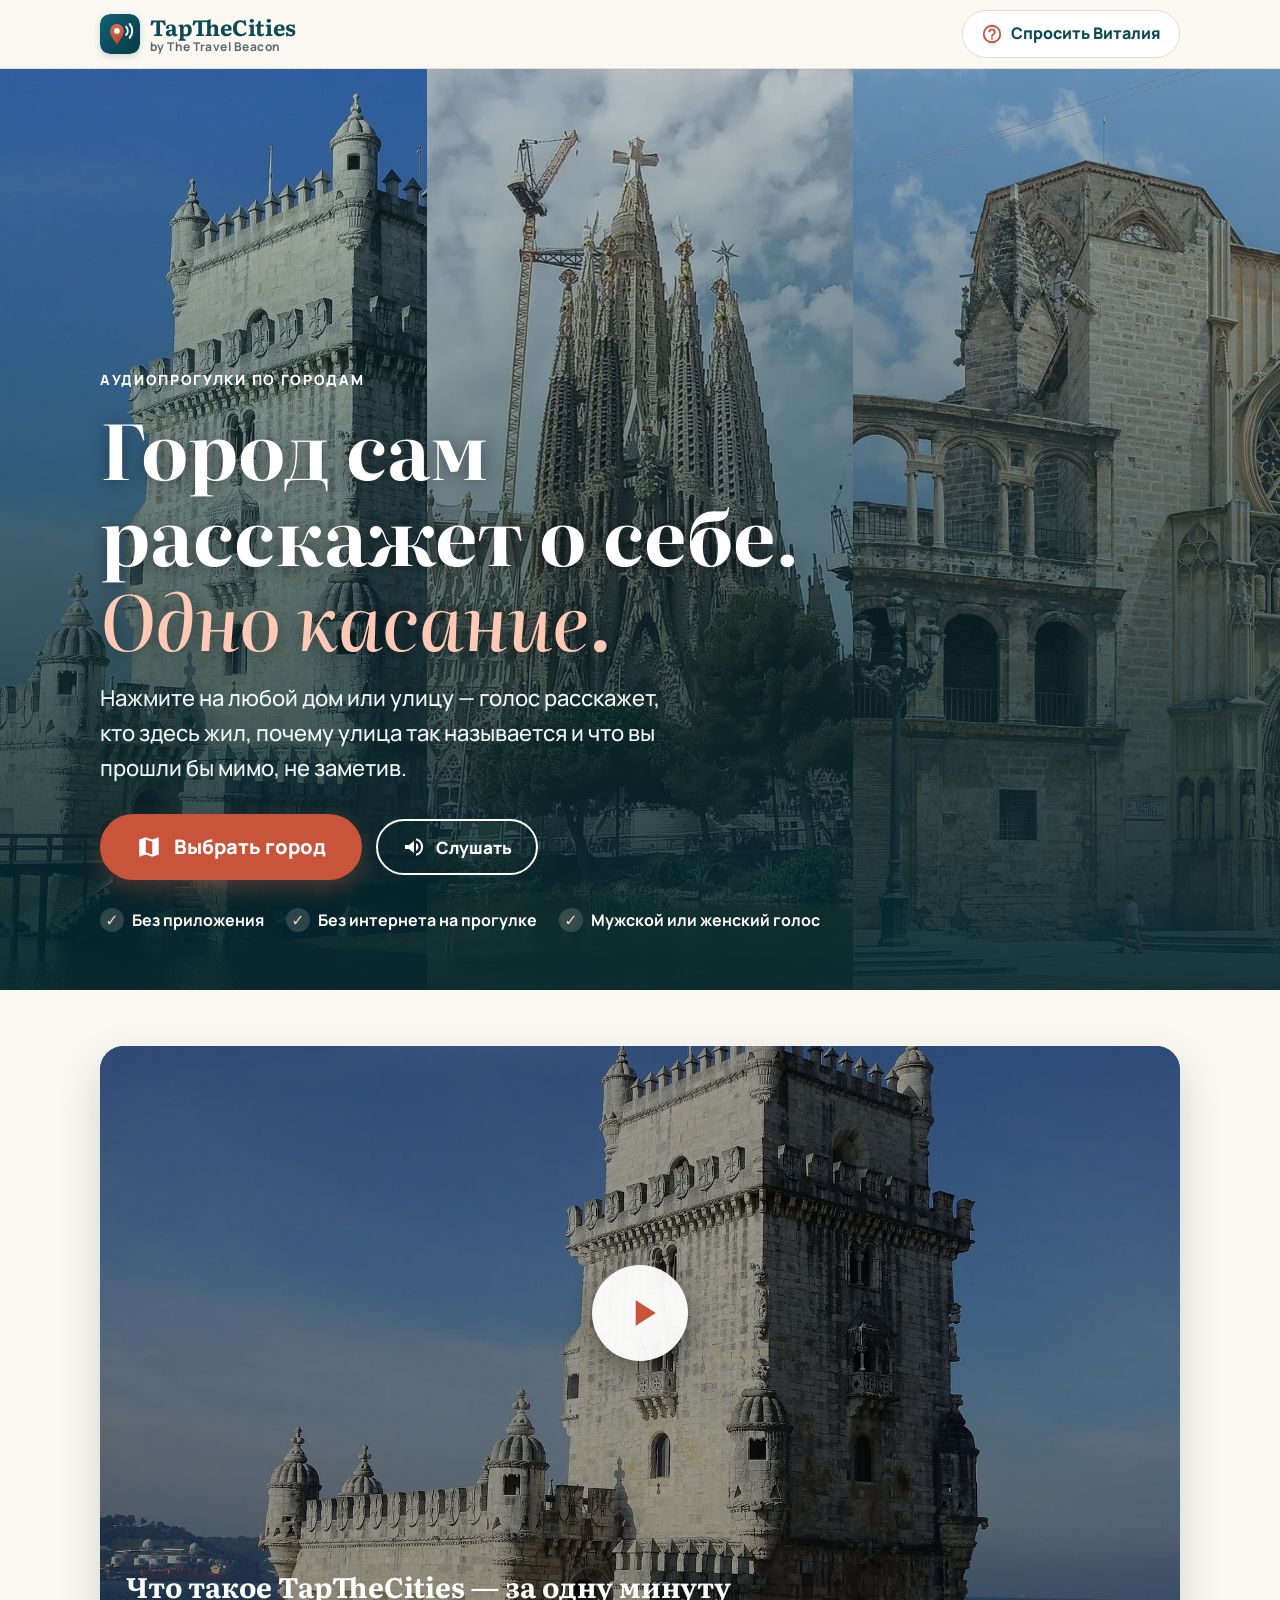
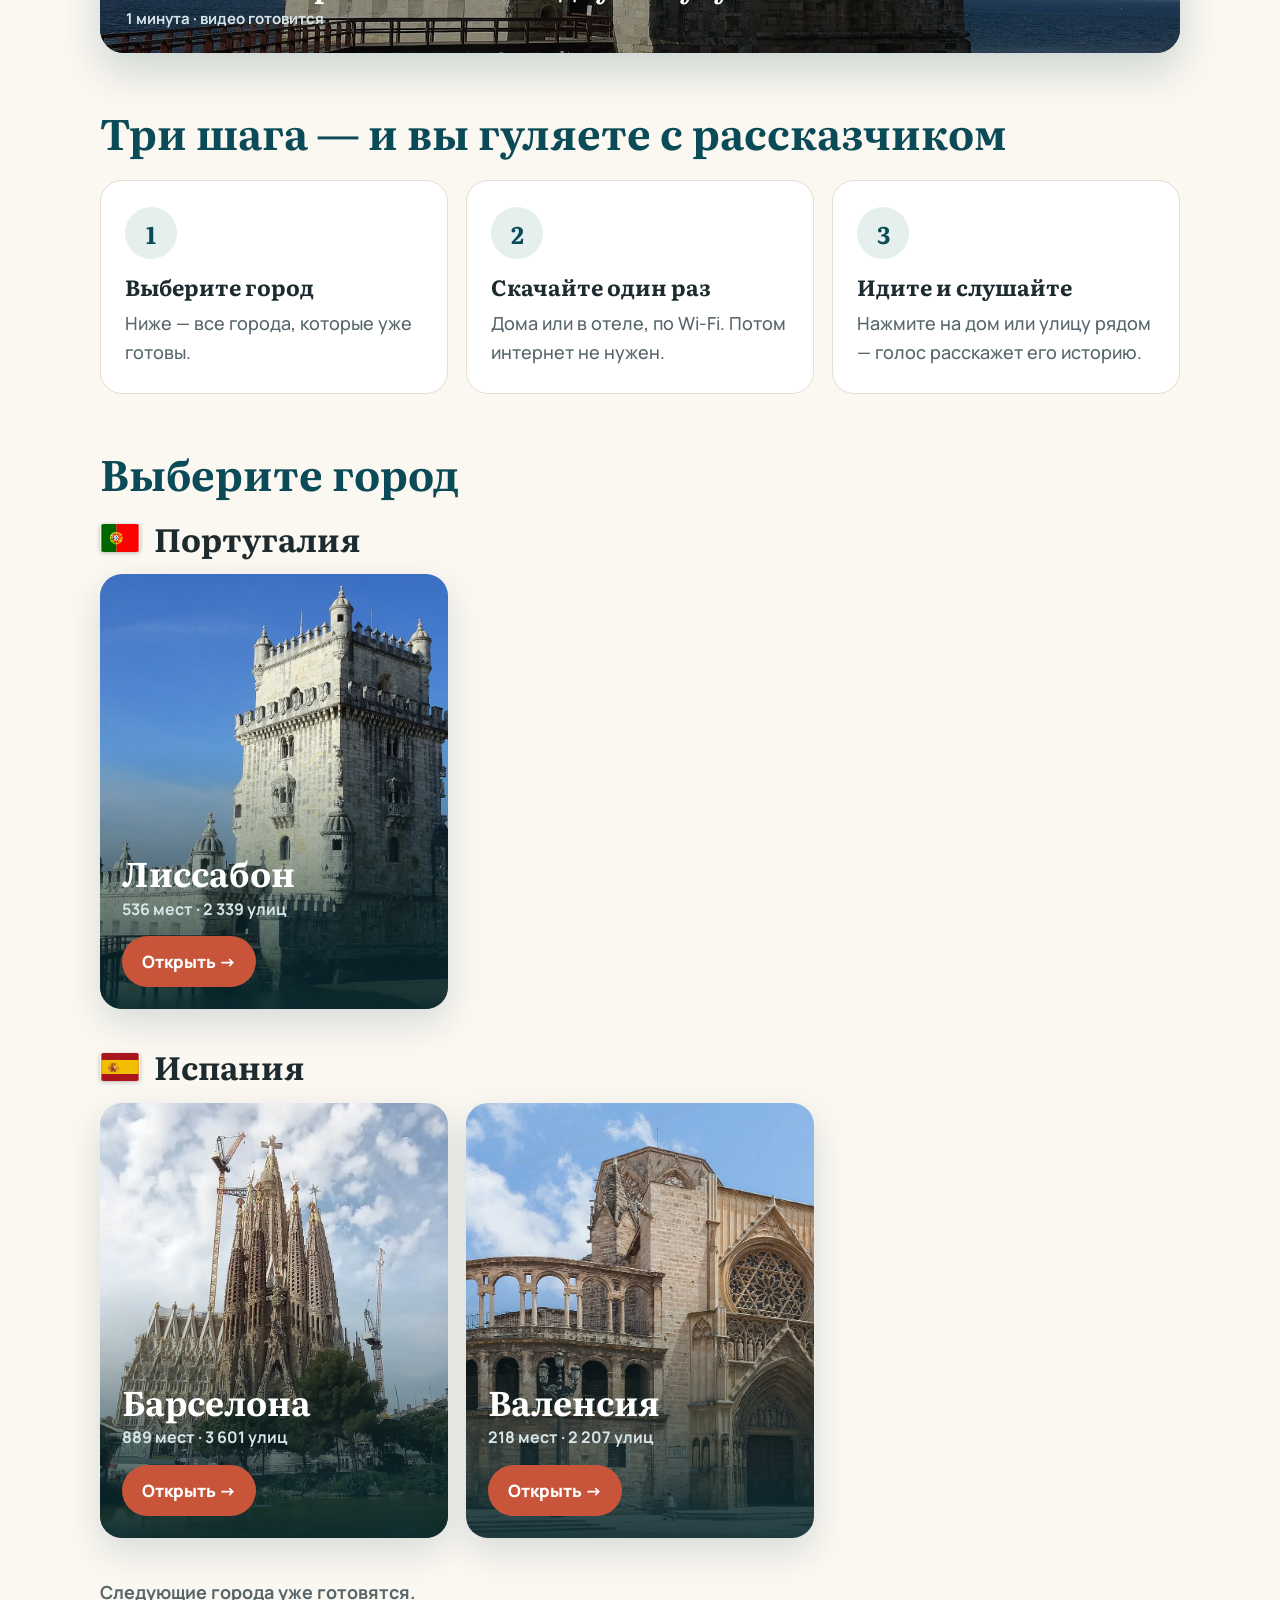
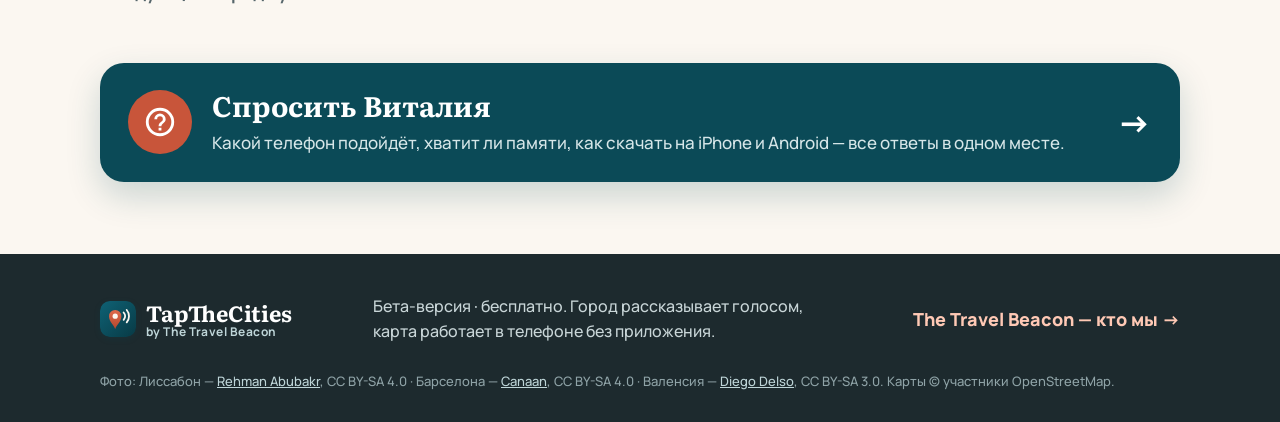
<file: index.html>
<!doctype html>
<html lang="ru"><head><meta charset="utf-8">
<meta name="viewport" content="width=device-width, initial-scale=1, viewport-fit=cover">
<title>TapTheCities — город сам расскажет о себе</title>
<meta name="description" content="Нажмите на любой дом или улицу — голос расскажет, кто здесь жил и почему улица так называется. В телефоне, без приложения, без интернета на прогулке.">
<meta name="theme-color" content="#0B4A57">
<link rel="icon" href="img/icon.svg" type="image/svg+xml">
<link rel="preconnect" href="https://fonts.googleapis.com"><link rel="preconnect" href="https://fonts.gstatic.com" crossorigin>
<link rel="stylesheet" href="https://fonts.googleapis.com/css2?family=Literata:ital,opsz,wght@0,7..72,600;0,7..72,700;1,7..72,500&family=Manrope:wght@500;600;700;800&display=swap">
<link rel="stylesheet" href="style.css">
</head><body><header class="top"><div class="wrap top-in">
  <a class="logo" href="index.html" aria-label="TapTheCities — на главную"><img src="img/icon.svg" alt="" width="40" height="40"><span><b>TapTheCities</b><small>by The Travel Beacon</small></span></a>
  <a class="help-link" href="help.html"><svg viewBox="0 0 24 24" aria-hidden="true"><path d="M11 18h2v-2h-2v2zm1-16a10 10 0 1 0 0 20 10 10 0 0 0 0-20zm0 18a8 8 0 1 1 0-16 8 8 0 0 1 0 16zm0-14a4 4 0 0 0-4 4h2a2 2 0 1 1 4 0c0 2-3 1.75-3 5h2c0-2.25 3-2.5 3-5a4 4 0 0 0-4-4z"/></svg><span>Спросить Виталия</span></a>
</div></header>
<main>
<section class="hero">
  <div class="hero-pics" aria-hidden="true"><img src="img/lisbon.webp" alt=""><img src="img/barcelona.webp" alt=""><img src="img/valencia.webp" alt=""></div>
  <div class="wrap hero-in" id="hero-txt">
    <p class="eyebrow">Аудиопрогулки по городам</p>
    <h1>Город сам расскажет о себе. <em>Одно касание.</em></h1>
    <p class="lead">Нажмите на любой дом или улицу — голос расскажет, кто здесь жил, почему улица так называется и что вы прошли бы мимо, не заметив.</p>
    <div class="hero-btns"><a class="btn big" href="#cities"><svg viewBox="0 0 24 24" aria-hidden="true"><path d="M15 5.1 9 3 3 5v16l6-2.1 6 2.1 6-2V3l-6 2.1zM15 19l-6-2.1V5l6 2.1V19z"/></svg><span>Выбрать город</span></a><button class="listen" type="button" data-read="hero-txt" hidden><svg viewBox="0 0 24 24" aria-hidden="true"><path d="M3 10v4h4l5 4V6L7 10H3zm13.5 2A4.5 4.5 0 0 0 14 8v8a4.5 4.5 0 0 0 2.5-4zM14 3.2v2.1a7 7 0 0 1 0 13.4v2.1a9 9 0 0 0 0-17.6z"/></svg><span>Слушать</span></button></div>
    <ul class="ticks"><li>Без приложения</li><li>Без интернета на прогулке</li><li>Мужской или женский голос</li></ul>
  </div>
</section>

<section class="wrap block">
  <figure class="video" data-video>
  <img src="img/lisbon.webp" alt="" loading="lazy">
  <button type="button" class="video-play" aria-label="Что такое TapTheCities — за одну минуту"><svg viewBox="0 0 24 24" aria-hidden="true"><path d="M8 5v14l11-7z"/></svg></button>
  <figcaption><b>Что такое TapTheCities — за одну минуту</b><span>1 минута · видео готовится</span></figcaption>
</figure>
</section>

<section class="wrap block" id="how">
  <h2 class="h2">Три шага — и вы гуляете с рассказчиком</h2>
  <ol class="steps">
    <li><span class="n">1</span><b>Выберите город</b><p>Ниже — все города, которые уже готовы.</p></li>
    <li><span class="n">2</span><b>Скачайте один раз</b><p>Дома или в отеле, по Wi‑Fi. Потом интернет не нужен.</p></li>
    <li><span class="n">3</span><b>Идите и слушайте</b><p>Нажмите на дом или улицу рядом — голос расскажет его историю.</p></li>
  </ol>
</section>

<section class="wrap block" id="cities">
  <h2 class="h2">Выберите город</h2>
  <div class="country">
    <h3><img src="img/flags/pt.svg" alt="" width="40" height="28">Португалия</h3>
    <div class="cards"><a class="card" href="lisbon.html">
      <img src="img/lisbon.webp" alt="Лиссабон · башня Белен на берегу Тежу" loading="lazy" width="800" height="1000">
      <span class="card-cap"><b>Лиссабон</b><em>536 мест · 2 339 улиц</em><span class="card-go">Открыть →</span></span>
    </a></div>
  </div>
  <div class="country">
    <h3><img src="img/flags/es.svg" alt="" width="40" height="28">Испания</h3>
    <div class="cards"><a class="card" href="barcelona.html">
      <img src="img/barcelona.webp" alt="Барселона · Саграда Фамилия" loading="lazy" width="800" height="1000">
      <span class="card-cap"><b>Барселона</b><em>889 мест · 3 601 улиц</em><span class="card-go">Открыть →</span></span>
    </a><a class="card" href="valencia.html">
      <img src="img/valencia.webp" alt="Валенсия · кафедральный собор" loading="lazy" width="800" height="1000">
      <span class="card-cap"><b>Валенсия</b><em>218 мест · 2 207 улиц</em><span class="card-go">Открыть →</span></span>
    </a></div>
  </div>
  <p class="soon">Следующие города уже готовятся.</p>
</section>

<section class="wrap block">
  <a class="ask" href="help.html">
    <span class="ask-ic"><svg viewBox="0 0 24 24" aria-hidden="true"><path d="M11 18h2v-2h-2v2zm1-16a10 10 0 1 0 0 20 10 10 0 0 0 0-20zm0 18a8 8 0 1 1 0-16 8 8 0 0 1 0 16zm0-14a4 4 0 0 0-4 4h2a2 2 0 1 1 4 0c0 2-3 1.75-3 5h2c0-2.25 3-2.5 3-5a4 4 0 0 0-4-4z"/></svg></span>
    <span><b>Спросить Виталия</b><span>Какой телефон подойдёт, хватит ли памяти, как скачать на iPhone и Android — все ответы в одном месте.</span></span>
    <span class="ask-go">→</span>
  </a>
</section>
</main><footer class="foot"><div class="wrap">
  <div class="foot-row">
    <a class="logo light" href="index.html"><img src="img/icon.svg" alt="" width="36" height="36"><span><b>TapTheCities</b><small>by The Travel Beacon</small></span></a>
    <p>Бета-версия · бесплатно. Город рассказывает голосом, карта работает в телефоне без приложения.</p>
    <a class="foot-tb" href="https://thetravelbeacon.com/" target="_blank" rel="noopener">The Travel Beacon — кто мы →</a>
  </div>
  <p class="credits">Фото: Лиссабон — <a href="https://commons.wikimedia.org/wiki/File:Belem_Tower_-_April_2019_(2).jpg" target="_blank" rel="noopener">Rehman Abubakr</a>, CC BY-SA 4.0 · Барселона — <a href="https://commons.wikimedia.org/wiki/File:SF_maig_2026.jpg" target="_blank" rel="noopener">Canaan</a>, CC BY-SA 4.0 · Валенсия — <a href="https://commons.wikimedia.org/wiki/File:Catedral_de_Valencia,_Valencia,_Espa%C3%B1a,_2014-06-30,_DD_160.JPG" target="_blank" rel="noopener">Diego Delso</a>, CC BY-SA 3.0. Карты © участники OpenStreetMap.</p>
</div></footer><div class="toast" id="toast" role="status" aria-live="polite"></div>
<script>
(function(){
  var T=document.getElementById("toast"),tt;
  function toast(s){T.textContent=s;T.classList.add("on");clearTimeout(tt);tt=setTimeout(function(){T.classList.remove("on")},4200);}
  document.querySelectorAll("[data-video] .video-play").forEach(function(b){b.onclick=function(){toast("Видео появится в ближайшие дни. А пока — откройте карту и нажмите на любую улицу.");};});
  var S=window.speechSynthesis, cur=null;
  function voice(){var v=S.getVoices().filter(function(x){return /^ru/i.test(x.lang)});return v[0]||null;}
  document.querySelectorAll("[data-read]").forEach(function(b){
    if(!S||!window.SpeechSynthesisUtterance) return; b.hidden=false;
    b.onclick=function(){
      if(cur===b){S.cancel();cur=null;b.classList.remove("on");return;}
      S.cancel(); document.querySelectorAll(".listen.on").forEach(function(x){x.classList.remove("on")});
      var el=document.getElementById(b.dataset.read); if(!el) return;
      var u=new SpeechSynthesisUtterance(el.innerText.replace(/\s+/g," ")); u.lang="ru-RU"; var v=voice(); if(v) u.voice=v;
      u.onend=u.onerror=function(){if(cur===b){cur=null;b.classList.remove("on");}};
      cur=b; b.classList.add("on"); S.speak(u);
    };
  });
  var q=document.getElementById("faq-q");
  if(q) q.oninput=function(){var s=q.value.trim().toLowerCase(),n=0;document.querySelectorAll(".faq details").forEach(function(d){var ok=!s||d.innerText.toLowerCase().indexOf(s)>=0;d.hidden=!ok;if(ok)n++;if(s&&ok)d.open=true;});document.getElementById("faq-none").hidden=n>0;};
})();
</script>
</body></html>
</file>
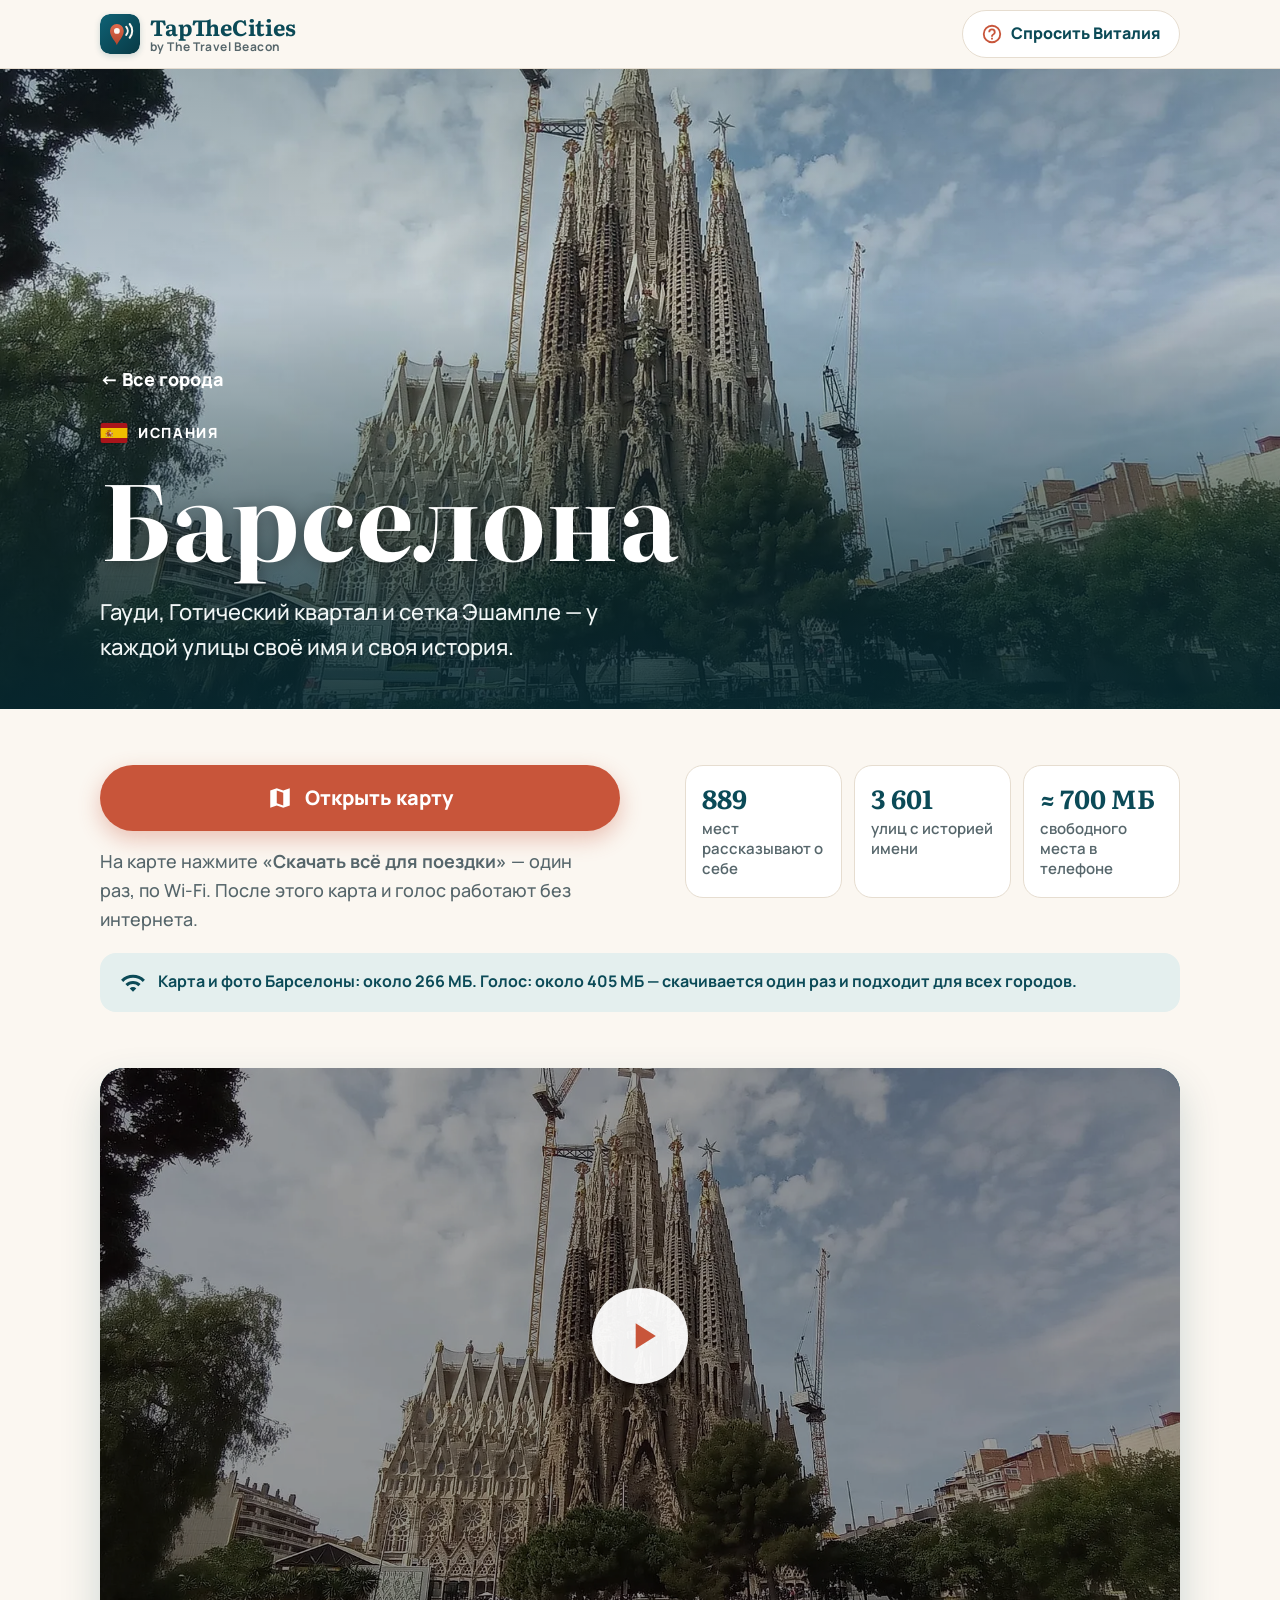
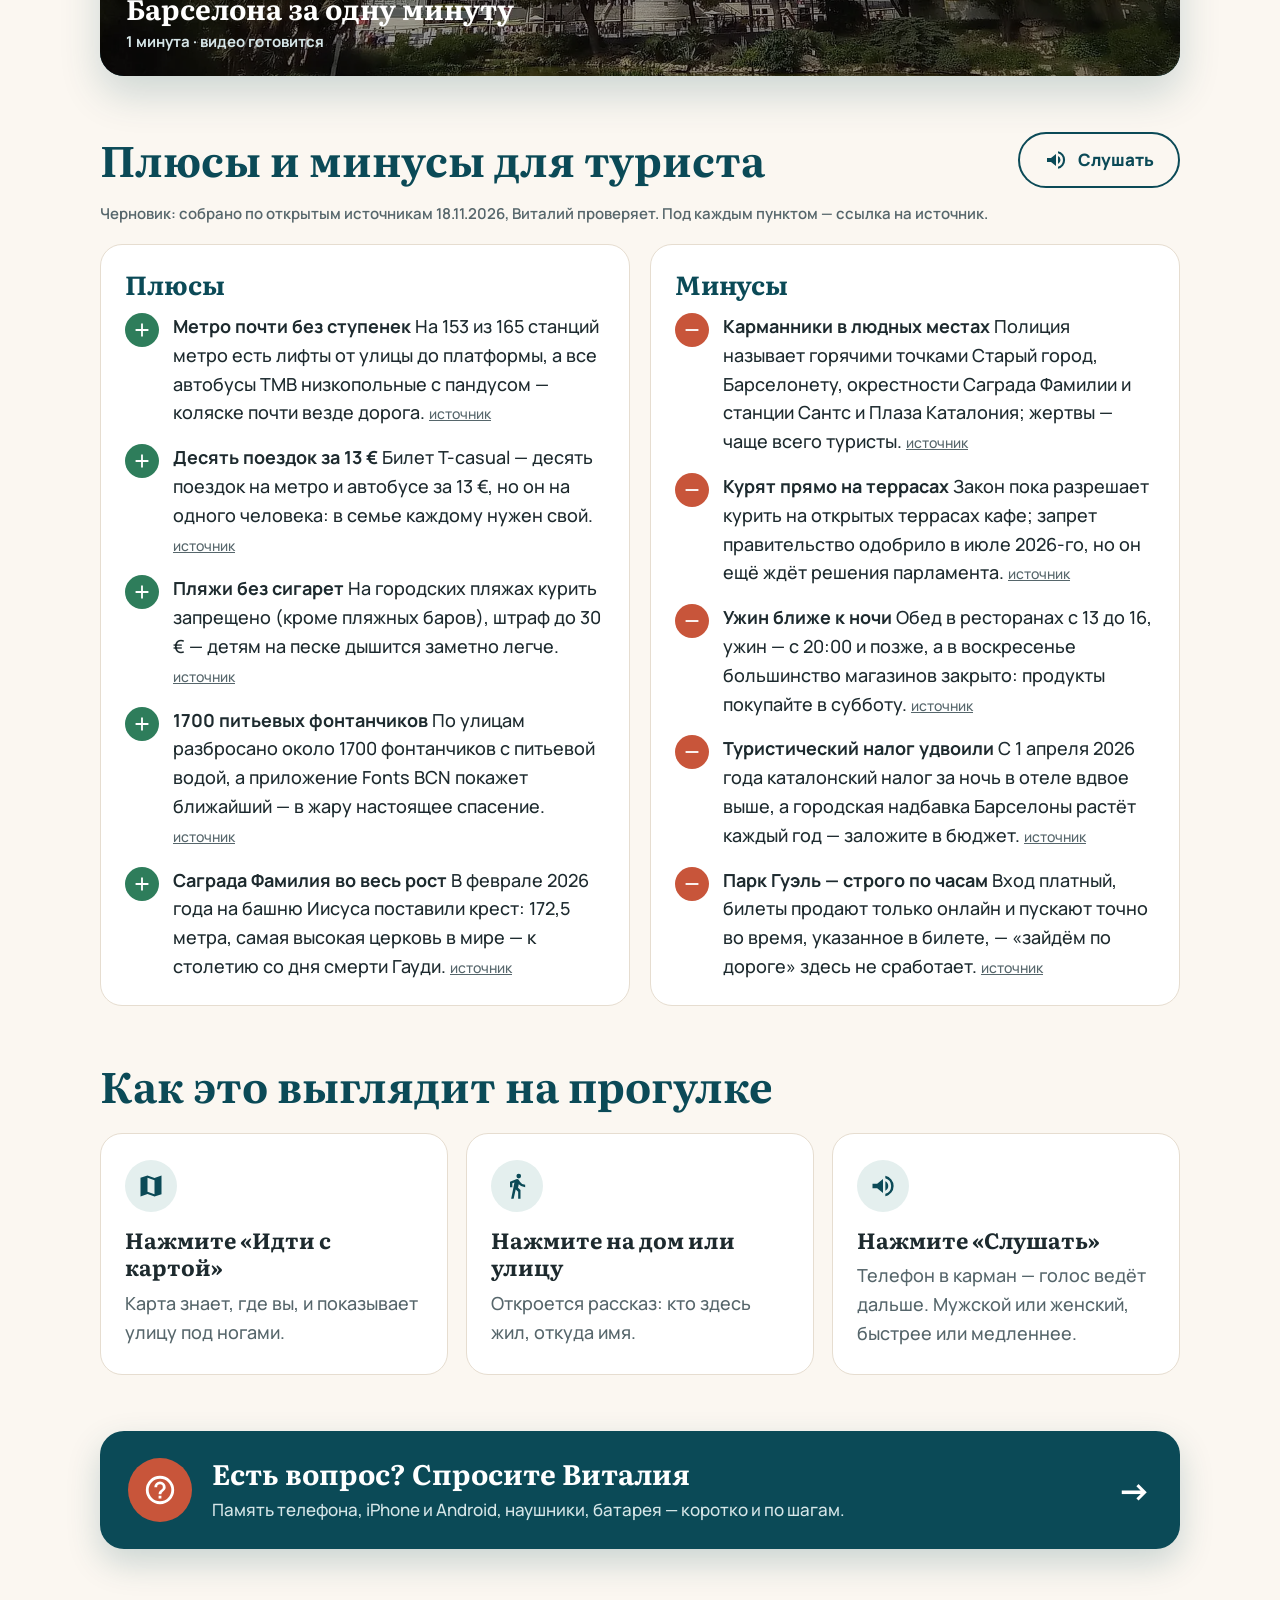
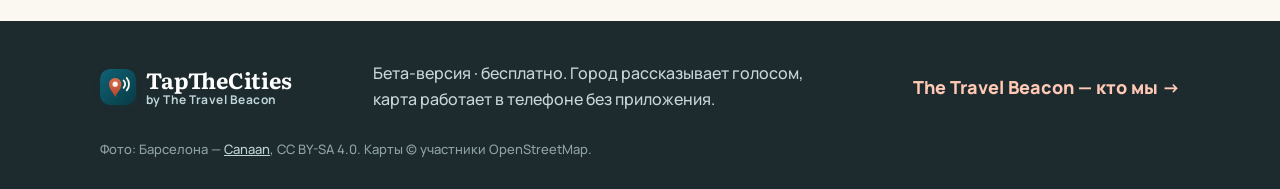
<file: barcelona.html>
<!doctype html>
<html lang="ru"><head><meta charset="utf-8">
<meta name="viewport" content="width=device-width, initial-scale=1, viewport-fit=cover">
<title>Барселона — аудиопрогулка | TapTheCities</title>
<meta name="description" content="Барселона: 889 мест и 3 601 улиц рассказывают о себе голосом. Скачайте карту один раз — и гуляйте без интернета.">
<meta name="theme-color" content="#0B4A57">
<link rel="icon" href="img/icon.svg" type="image/svg+xml">
<link rel="preconnect" href="https://fonts.googleapis.com"><link rel="preconnect" href="https://fonts.gstatic.com" crossorigin>
<link rel="stylesheet" href="https://fonts.googleapis.com/css2?family=Literata:ital,opsz,wght@0,7..72,600;0,7..72,700;1,7..72,500&family=Manrope:wght@500;600;700;800&display=swap">
<link rel="stylesheet" href="style.css">
</head><body><header class="top"><div class="wrap top-in">
  <a class="logo" href="index.html" aria-label="TapTheCities — на главную"><img src="img/icon.svg" alt="" width="40" height="40"><span><b>TapTheCities</b><small>by The Travel Beacon</small></span></a>
  <a class="help-link" href="help.html"><svg viewBox="0 0 24 24" aria-hidden="true"><path d="M11 18h2v-2h-2v2zm1-16a10 10 0 1 0 0 20 10 10 0 0 0 0-20zm0 18a8 8 0 1 1 0-16 8 8 0 0 1 0 16zm0-14a4 4 0 0 0-4 4h2a2 2 0 1 1 4 0c0 2-3 1.75-3 5h2c0-2.25 3-2.5 3-5a4 4 0 0 0-4-4z"/></svg><span>Спросить Виталия</span></a>
</div></header>
<main>
<section class="city-hero">
  <img src="img/barcelona.webp" alt="Барселона · Саграда Фамилия">
  <div class="wrap city-hero-in">
    <a class="back" href="index.html#cities">← Все города</a>
    <p class="eyebrow"><img src="img/flags/es.svg" alt="" width="28" height="20">Испания</p>
    <h1>Барселона</h1>
    <p class="lead" id="city-line">Гауди, Готический квартал и сетка Эшампле — у каждой улицы своё имя и своя история.</p>
  </div>
</section>

<section class="wrap block get">
  <div class="get-main">
    <a class="btn big wide" href="https://joy4people-ux.github.io/tb-walk-0bd22262a227/bcn/" target="_blank" rel="noopener"><svg viewBox="0 0 24 24" aria-hidden="true"><path d="M15 5.1 9 3 3 5v16l6-2.1 6 2.1 6-2V3l-6 2.1zM15 19l-6-2.1V5l6 2.1V19z"/></svg><span>Открыть карту</span></a>
    <p class="get-hint">На карте нажмите <b>«Скачать всё для поездки»</b> — один раз, по Wi‑Fi. После этого карта и голос работают без интернета.</p>
  </div>
  <ul class="facts">
    <li><b>889</b><span>мест рассказывают о себе</span></li>
    <li><b>3 601</b><span>улиц с историей имени</span></li>
    <li><b>≈ 700 МБ</b><span>свободного места в телефоне</span></li>
  </ul>
  <p class="size"><svg viewBox="0 0 24 24" aria-hidden="true"><path d="M1 9l2 2a12.7 12.7 0 0 1 18 0l2-2A15.6 15.6 0 0 0 1 9zm8 8 3 3 3-3a4.2 4.2 0 0 0-6 0zm-4-4 2 2a7 7 0 0 1 10 0l2-2a9.9 9.9 0 0 0-14 0z"/></svg><span>Карта и фото Барселоны: около 266 МБ. Голос: около 405 МБ — скачивается один раз и подходит для всех городов.</span></p>
</section>

<section class="wrap block">
  <figure class="video" data-video>
  <img src="img/barcelona.webp" alt="" loading="lazy">
  <button type="button" class="video-play" aria-label="Барселона за одну минуту"><svg viewBox="0 0 24 24" aria-hidden="true"><path d="M8 5v14l11-7z"/></svg></button>
  <figcaption><b>Барселона за одну минуту</b><span>1 минута · видео готовится</span></figcaption>
</figure>
</section>

<section class="wrap block" id="pm">
  <div class="h2-row"><h2 class="h2">Плюсы и минусы для туриста</h2><button class="listen" type="button" data-read="pm-list" hidden><svg viewBox="0 0 24 24" aria-hidden="true"><path d="M3 10v4h4l5 4V6L7 10H3zm13.5 2A4.5 4.5 0 0 0 14 8v8a4.5 4.5 0 0 0 2.5-4zM14 3.2v2.1a7 7 0 0 1 0 13.4v2.1a9 9 0 0 0 0-17.6z"/></svg><span>Слушать</span></button></div>
  <p class="pm-note">Черновик: собрано по открытым источникам 18.11.2026, Виталий проверяет. Под каждым пунктом — ссылка на источник.</p>
  <div class="pm" id="pm-list">
    <div><h3>Плюсы</h3><ul><li><span class="pm-ic plus"><svg viewBox="0 0 24 24" aria-hidden="true"><path d="M19 13h-6v6h-2v-6H5v-2h6V5h2v6h6v2z"/></svg></span><span><b>Метро почти без ступенек</b> На 153 из 165 станций метро есть лифты от улицы до платформы, а все автобусы TMB низкопольные с пандусом — коляске почти везде дорога. <a class="src" href="https://www.barcelona.cat/infobarcelona/en/give-complete-priority-to-those-who-need-it-most-on-the-bus-and-the-metro_1255389.html" target="_blank" rel="noopener">источник</a></span></li><li><span class="pm-ic plus"><svg viewBox="0 0 24 24" aria-hidden="true"><path d="M19 13h-6v6h-2v-6H5v-2h6V5h2v6h6v2z"/></svg></span><span><b>Десять поездок за 13 €</b> Билет T-casual — десять поездок на метро и автобусе за 13 €, но он на одного человека: в семье каждому нужен свой. <a class="src" href="https://www.tmb.cat/en/barcelona-fares-metro-bus" target="_blank" rel="noopener">источник</a></span></li><li><span class="pm-ic plus"><svg viewBox="0 0 24 24" aria-hidden="true"><path d="M19 13h-6v6h-2v-6H5v-2h6V5h2v6h6v2z"/></svg></span><span><b>Пляжи без сигарет</b> На городских пляжах курить запрещено (кроме пляжных баров), штраф до 30 € — детям на песке дышится заметно легче. <a class="src" href="https://ajuntament.barcelona.cat/sanitatisalut/en/noticia/1198403" target="_blank" rel="noopener">источник</a></span></li><li><span class="pm-ic plus"><svg viewBox="0 0 24 24" aria-hidden="true"><path d="M19 13h-6v6h-2v-6H5v-2h6V5h2v6h6v2z"/></svg></span><span><b>1700 питьевых фонтанчиков</b> По улицам разбросано около 1700 фонтанчиков с питьевой водой, а приложение Fonts BCN покажет ближайший — в жару настоящее спасение. <a class="src" href="https://ajuntament.barcelona.cat/agenda2030/latest/renovation-of-city-fountains-to-optimise-their-operation-and-use-of-water-1462979" target="_blank" rel="noopener">источник</a></span></li><li><span class="pm-ic plus"><svg viewBox="0 0 24 24" aria-hidden="true"><path d="M19 13h-6v6h-2v-6H5v-2h6V5h2v6h6v2z"/></svg></span><span><b>Саграда Фамилия во весь рост</b> В феврале 2026 года на башню Иисуса поставили крест: 172,5 метра, самая высокая церковь в мире — к столетию со дня смерти Гауди. <a class="src" href="https://www.catalannews.com/society-science/item/sagrada-familia-reaches-1725-metres" target="_blank" rel="noopener">источник</a></span></li></ul></div>
    <div><h3>Минусы</h3><ul><li><span class="pm-ic minus"><svg viewBox="0 0 24 24" aria-hidden="true"><path d="M19 13H5v-2h14v2z"/></svg></span><span><b>Карманники в людных местах</b> Полиция называет горячими точками Старый город, Барселонету, окрестности Саграда Фамилии и станции Сантс и Плаза Каталония; жертвы — чаще всего туристы. <a class="src" href="https://en.ara.cat/society/this-is-how-street-thieves-work-one-theft-every-three-minutes_130_5331560.html" target="_blank" rel="noopener">источник</a></span></li><li><span class="pm-ic minus"><svg viewBox="0 0 24 24" aria-hidden="true"><path d="M19 13H5v-2h14v2z"/></svg></span><span><b>Курят прямо на террасах</b> Закон пока разрешает курить на открытых террасах кафе; запрет правительство одобрило в июле 2026-го, но он ещё ждёт решения парламента. <a class="src" href="https://www.euronews.com/2026/07/21/government-moves-to-ban-smoking-on-terraces-and-beaches-under-new-anti-tobacco-law" target="_blank" rel="noopener">источник</a></span></li><li><span class="pm-ic minus"><svg viewBox="0 0 24 24" aria-hidden="true"><path d="M19 13H5v-2h14v2z"/></svg></span><span><b>Ужин ближе к ночи</b> Обед в ресторанах с 13 до 16, ужин — с 20:00 и позже, а в воскресенье большинство магазинов закрыто: продукты покупайте в субботу. <a class="src" href="https://www.spain.info/en/travel-tips/opening-times-public-holidays-spain/" target="_blank" rel="noopener">источник</a></span></li><li><span class="pm-ic minus"><svg viewBox="0 0 24 24" aria-hidden="true"><path d="M19 13H5v-2h14v2z"/></svg></span><span><b>Туристический налог удвоили</b> С 1 апреля 2026 года каталонский налог за ночь в отеле вдвое выше, а городская надбавка Барселоны растёт каждый год — заложите в бюджет. <a class="src" href="https://www.catalannews.com/politics/item/catalonia-to-double-tourist-tax-from-april" target="_blank" rel="noopener">источник</a></span></li><li><span class="pm-ic minus"><svg viewBox="0 0 24 24" aria-hidden="true"><path d="M19 13H5v-2h14v2z"/></svg></span><span><b>Парк Гуэль — строго по часам</b> Вход платный, билеты продают только онлайн и пускают точно во время, указанное в билете, — «зайдём по дороге» здесь не сработает. <a class="src" href="https://parkguell.barcelona/en/buy-tickets" target="_blank" rel="noopener">источник</a></span></li></ul></div>
  </div>
</section>

<section class="wrap block">
  <h2 class="h2">Как это выглядит на прогулке</h2>
  <ol class="steps">
    <li><span class="n"><svg class="n-ic" viewBox="0 0 24 24" aria-hidden="true"><path d="M15 5.1 9 3 3 5v16l6-2.1 6 2.1 6-2V3l-6 2.1zM15 19l-6-2.1V5l6 2.1V19z"/></svg></span><b>Нажмите «Идти с картой»</b><p>Карта знает, где вы, и показывает улицу под ногами.</p></li>
    <li><span class="n"><svg class="n-ic" viewBox="0 0 24 24" aria-hidden="true"><path d="M13.5 5.5a2 2 0 1 0 0-4 2 2 0 0 0 0 4zM9.8 8.9 7 23h2.1l1.8-8 2.1 2v6h2v-7.5l-2.1-2 .6-3A7.3 7.3 0 0 0 19 13v-2a5 5 0 0 1-4.3-2.4l-1-1.6a2 2 0 0 0-2.4-.8L6 8.3V13h2V9.6l1.8-.7"/></svg></span><b>Нажмите на дом или улицу</b><p>Откроется рассказ: кто здесь жил, откуда имя.</p></li>
    <li><span class="n"><svg class="n-ic" viewBox="0 0 24 24" aria-hidden="true"><path d="M3 10v4h4l5 4V6L7 10H3zm13.5 2A4.5 4.5 0 0 0 14 8v8a4.5 4.5 0 0 0 2.5-4zM14 3.2v2.1a7 7 0 0 1 0 13.4v2.1a9 9 0 0 0 0-17.6z"/></svg></span><b>Нажмите «Слушать»</b><p>Телефон в карман — голос ведёт дальше. Мужской или женский, быстрее или медленнее.</p></li>
  </ol>
</section>

<section class="wrap block">
  <a class="ask" href="help.html">
    <span class="ask-ic"><svg viewBox="0 0 24 24" aria-hidden="true"><path d="M11 18h2v-2h-2v2zm1-16a10 10 0 1 0 0 20 10 10 0 0 0 0-20zm0 18a8 8 0 1 1 0-16 8 8 0 0 1 0 16zm0-14a4 4 0 0 0-4 4h2a2 2 0 1 1 4 0c0 2-3 1.75-3 5h2c0-2.25 3-2.5 3-5a4 4 0 0 0-4-4z"/></svg></span>
    <span><b>Есть вопрос? Спросите Виталия</b><span>Память телефона, iPhone и Android, наушники, батарея — коротко и по шагам.</span></span>
    <span class="ask-go">→</span>
  </a>
</section>
</main><footer class="foot"><div class="wrap">
  <div class="foot-row">
    <a class="logo light" href="index.html"><img src="img/icon.svg" alt="" width="36" height="36"><span><b>TapTheCities</b><small>by The Travel Beacon</small></span></a>
    <p>Бета-версия · бесплатно. Город рассказывает голосом, карта работает в телефоне без приложения.</p>
    <a class="foot-tb" href="https://thetravelbeacon.com/" target="_blank" rel="noopener">The Travel Beacon — кто мы →</a>
  </div>
  <p class="credits">Фото: Барселона — <a href="https://commons.wikimedia.org/wiki/File:SF_maig_2026.jpg" target="_blank" rel="noopener">Canaan</a>, CC BY-SA 4.0. Карты © участники OpenStreetMap.</p>
</div></footer><div class="toast" id="toast" role="status" aria-live="polite"></div>
<script>
(function(){
  var T=document.getElementById("toast"),tt;
  function toast(s){T.textContent=s;T.classList.add("on");clearTimeout(tt);tt=setTimeout(function(){T.classList.remove("on")},4200);}
  document.querySelectorAll("[data-video] .video-play").forEach(function(b){b.onclick=function(){toast("Видео появится в ближайшие дни. А пока — откройте карту и нажмите на любую улицу.");};});
  var S=window.speechSynthesis, cur=null;
  function voice(){var v=S.getVoices().filter(function(x){return /^ru/i.test(x.lang)});return v[0]||null;}
  document.querySelectorAll("[data-read]").forEach(function(b){
    if(!S||!window.SpeechSynthesisUtterance) return; b.hidden=false;
    b.onclick=function(){
      if(cur===b){S.cancel();cur=null;b.classList.remove("on");return;}
      S.cancel(); document.querySelectorAll(".listen.on").forEach(function(x){x.classList.remove("on")});
      var el=document.getElementById(b.dataset.read); if(!el) return;
      var u=new SpeechSynthesisUtterance(el.innerText.replace(/\s+/g," ")); u.lang="ru-RU"; var v=voice(); if(v) u.voice=v;
      u.onend=u.onerror=function(){if(cur===b){cur=null;b.classList.remove("on");}};
      cur=b; b.classList.add("on"); S.speak(u);
    };
  });
  var q=document.getElementById("faq-q");
  if(q) q.oninput=function(){var s=q.value.trim().toLowerCase(),n=0;document.querySelectorAll(".faq details").forEach(function(d){var ok=!s||d.innerText.toLowerCase().indexOf(s)>=0;d.hidden=!ok;if(ok)n++;if(s&&ok)d.open=true;});document.getElementById("faq-none").hidden=n>0;};
})();
</script>
</body></html>
</file>
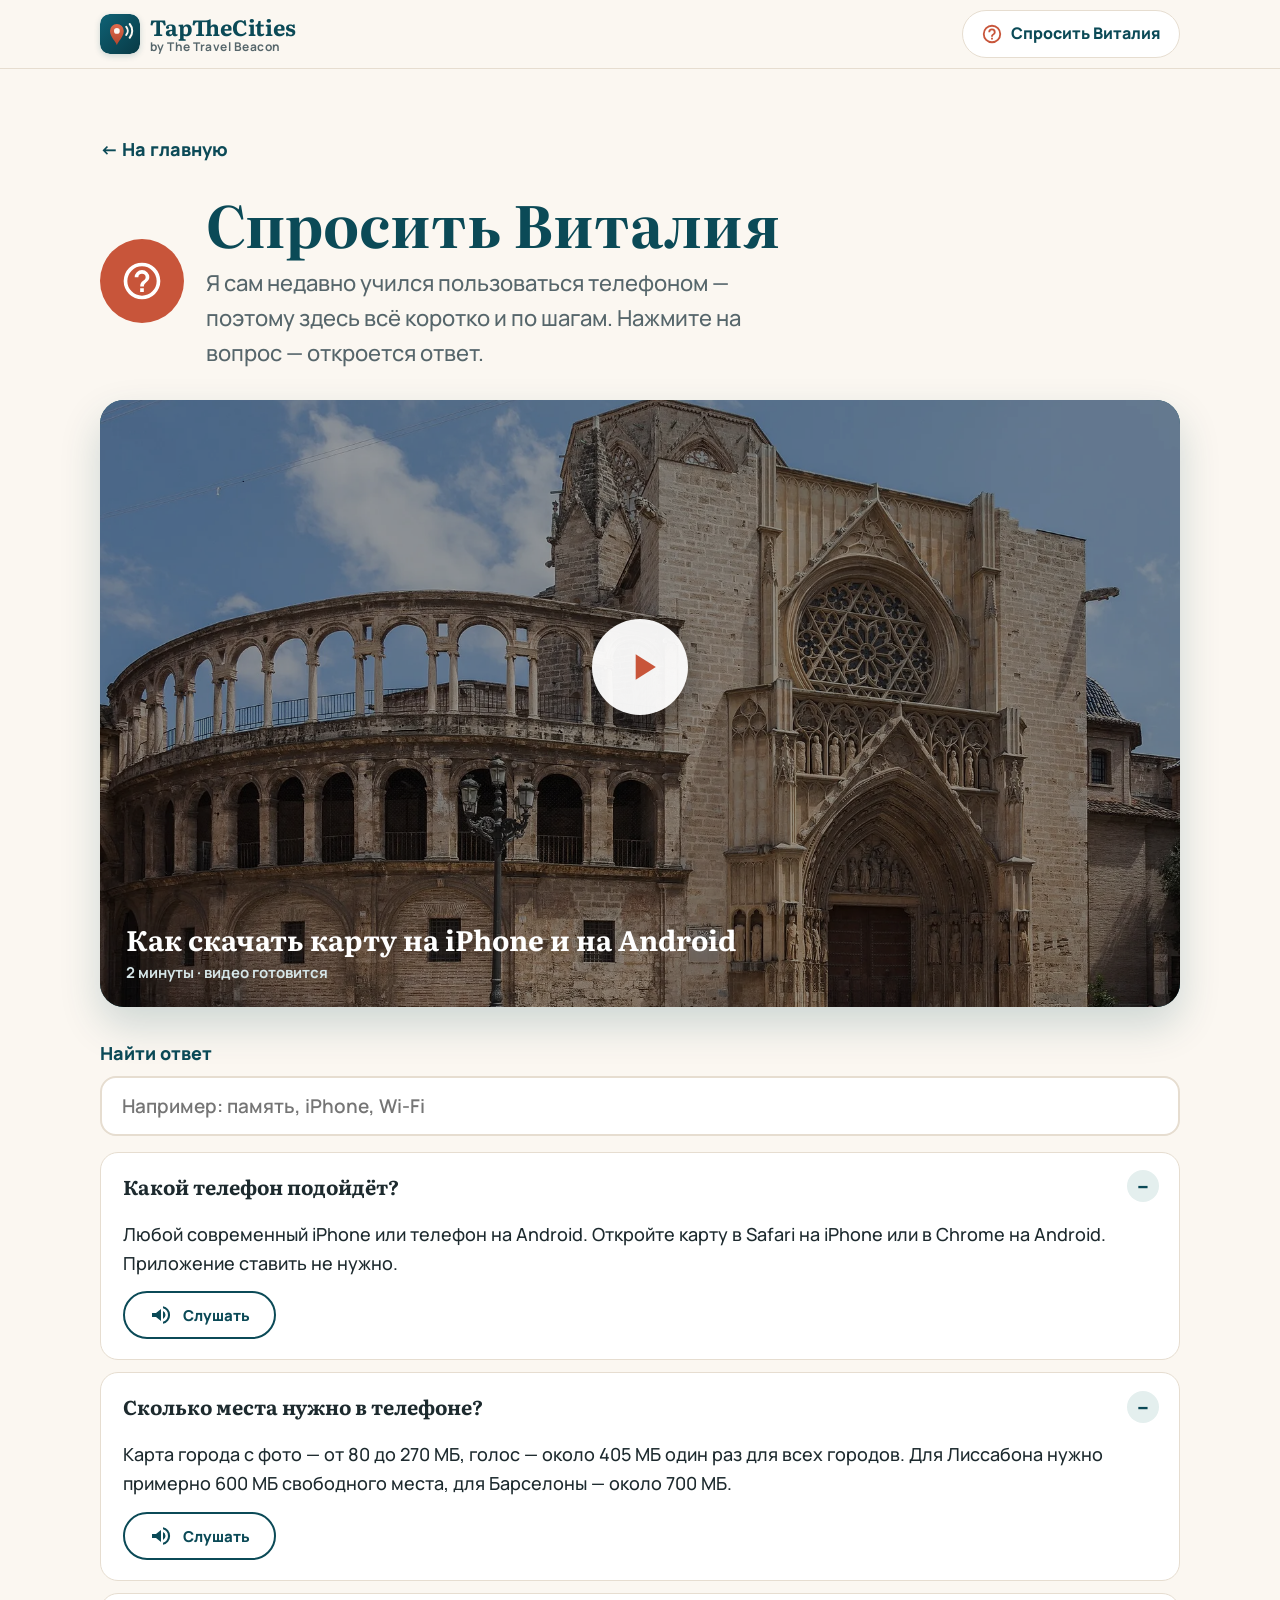
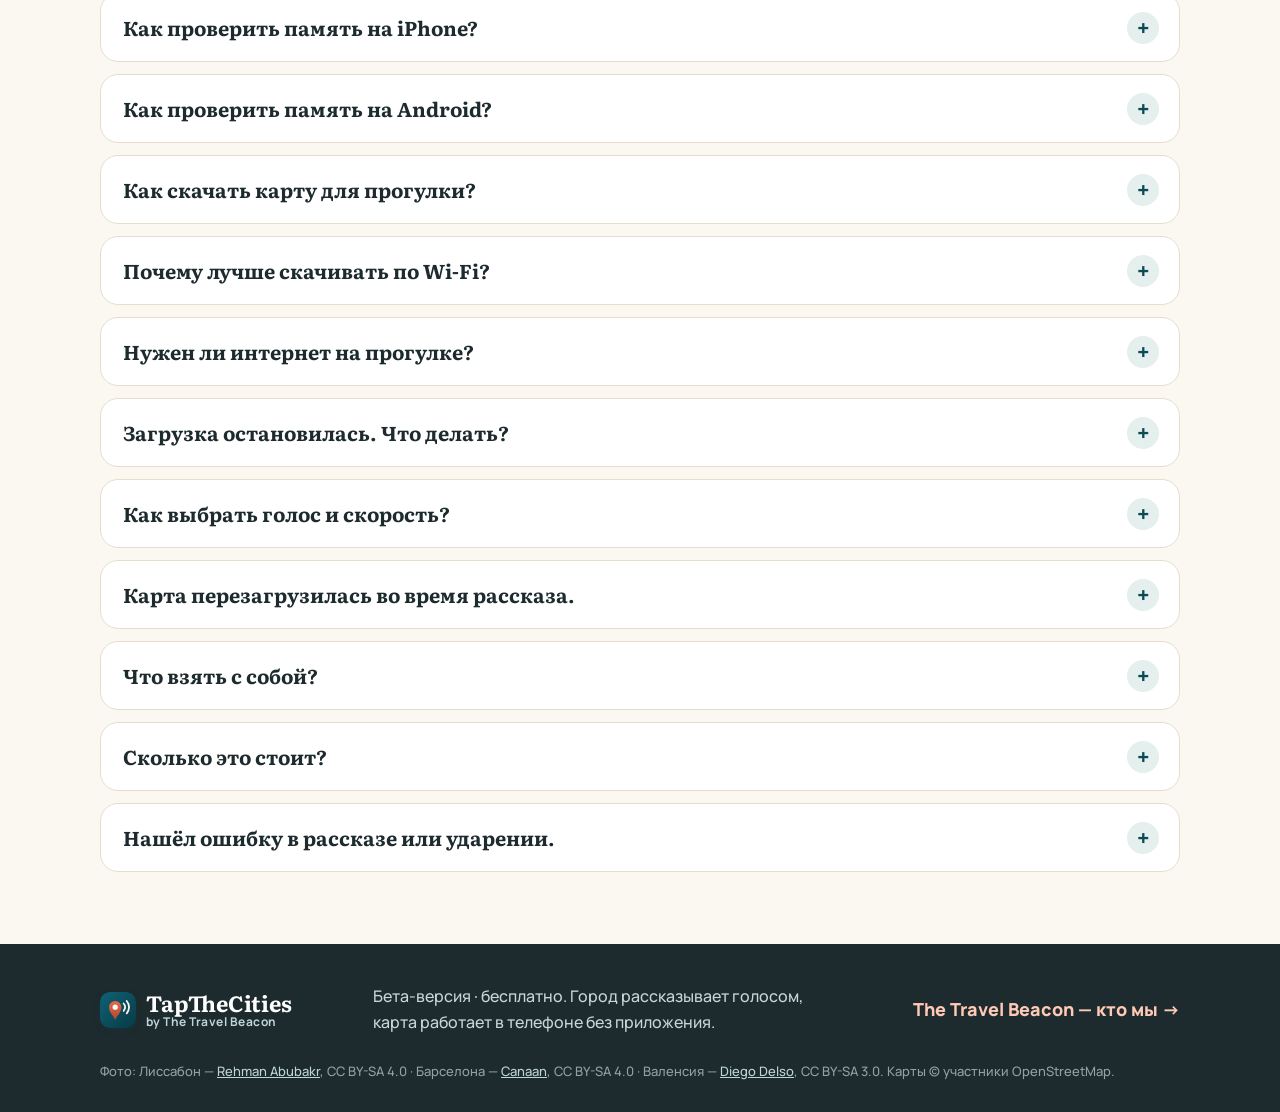
<file: help.html>
<!doctype html>
<html lang="ru"><head><meta charset="utf-8">
<meta name="viewport" content="width=device-width, initial-scale=1, viewport-fit=cover">
<title>Спросить Виталия — помощь | TapTheCities</title>
<meta name="description" content="Ответы на вопросы: какой телефон подойдёт, сколько нужно памяти, как скачать карту на iPhone и Android.">
<meta name="theme-color" content="#0B4A57">
<link rel="icon" href="img/icon.svg" type="image/svg+xml">
<link rel="preconnect" href="https://fonts.googleapis.com"><link rel="preconnect" href="https://fonts.gstatic.com" crossorigin>
<link rel="stylesheet" href="https://fonts.googleapis.com/css2?family=Literata:ital,opsz,wght@0,7..72,600;0,7..72,700;1,7..72,500&family=Manrope:wght@500;600;700;800&display=swap">
<link rel="stylesheet" href="style.css">
</head><body><header class="top"><div class="wrap top-in">
  <a class="logo" href="index.html" aria-label="TapTheCities — на главную"><img src="img/icon.svg" alt="" width="40" height="40"><span><b>TapTheCities</b><small>by The Travel Beacon</small></span></a>
  <a class="help-link" href="help.html"><svg viewBox="0 0 24 24" aria-hidden="true"><path d="M11 18h2v-2h-2v2zm1-16a10 10 0 1 0 0 20 10 10 0 0 0 0-20zm0 18a8 8 0 1 1 0-16 8 8 0 0 1 0 16zm0-14a4 4 0 0 0-4 4h2a2 2 0 1 1 4 0c0 2-3 1.75-3 5h2c0-2.25 3-2.5 3-5a4 4 0 0 0-4-4z"/></svg><span>Спросить Виталия</span></a>
</div></header>
<main class="wrap block help">
  <a class="back dark" href="index.html">← На главную</a>
  <div class="help-head">
    <span class="ask-ic big"><svg viewBox="0 0 24 24" aria-hidden="true"><path d="M11 18h2v-2h-2v2zm1-16a10 10 0 1 0 0 20 10 10 0 0 0 0-20zm0 18a8 8 0 1 1 0-16 8 8 0 0 1 0 16zm0-14a4 4 0 0 0-4 4h2a2 2 0 1 1 4 0c0 2-3 1.75-3 5h2c0-2.25 3-2.5 3-5a4 4 0 0 0-4-4z"/></svg></span>
    <div><h1 class="h1">Спросить Виталия</h1><p class="lead dark">Я сам недавно учился пользоваться телефоном — поэтому здесь всё коротко и по шагам. Нажмите на вопрос — откроется ответ.</p></div>
  </div>
  <figure class="video" data-video>
  <img src="img/valencia.webp" alt="" loading="lazy">
  <button type="button" class="video-play" aria-label="Как скачать карту на iPhone и на Android"><svg viewBox="0 0 24 24" aria-hidden="true"><path d="M8 5v14l11-7z"/></svg></button>
  <figcaption><b>Как скачать карту на iPhone и на Android</b><span>2 минуты · видео готовится</span></figcaption>
</figure>
  <label class="faq-search"><span>Найти ответ</span><input id="faq-q" type="search" placeholder="Например: память, iPhone, Wi‑Fi" autocomplete="off"></label>
  <div class="faq"><details open><summary>Какой телефон подойдёт?</summary><div class="faq-a" id="faq-0"><p>Любой современный iPhone или телефон на Android. Откройте карту в Safari на iPhone или в Chrome на Android. Приложение ставить не нужно.</p><button class="listen" type="button" data-read="faq-0" hidden><svg viewBox="0 0 24 24" aria-hidden="true"><path d="M3 10v4h4l5 4V6L7 10H3zm13.5 2A4.5 4.5 0 0 0 14 8v8a4.5 4.5 0 0 0 2.5-4zM14 3.2v2.1a7 7 0 0 1 0 13.4v2.1a9 9 0 0 0 0-17.6z"/></svg><span>Слушать</span></button></div></details>
  <details open><summary>Сколько места нужно в телефоне?</summary><div class="faq-a" id="faq-1"><p>Карта города с фото — от 80 до 270 МБ, голос — около 405 МБ один раз для всех городов. Для Лиссабона нужно примерно 600 МБ свободного места, для Барселоны — около 700 МБ.</p><button class="listen" type="button" data-read="faq-1" hidden><svg viewBox="0 0 24 24" aria-hidden="true"><path d="M3 10v4h4l5 4V6L7 10H3zm13.5 2A4.5 4.5 0 0 0 14 8v8a4.5 4.5 0 0 0 2.5-4zM14 3.2v2.1a7 7 0 0 1 0 13.4v2.1a9 9 0 0 0 0-17.6z"/></svg><span>Слушать</span></button></div></details>
  <details><summary>Как проверить память на iPhone?</summary><div class="faq-a" id="faq-2"><p>Откройте «Настройки» → «Основные» → «Хранилище iPhone». Вверху видно, сколько места свободно.</p><button class="listen" type="button" data-read="faq-2" hidden><svg viewBox="0 0 24 24" aria-hidden="true"><path d="M3 10v4h4l5 4V6L7 10H3zm13.5 2A4.5 4.5 0 0 0 14 8v8a4.5 4.5 0 0 0 2.5-4zM14 3.2v2.1a7 7 0 0 1 0 13.4v2.1a9 9 0 0 0 0-17.6z"/></svg><span>Слушать</span></button></div></details>
  <details><summary>Как проверить память на Android?</summary><div class="faq-a" id="faq-3"><p>Откройте «Настройки» → «Память» (на Samsung: «Настройки» → «Обслуживание устройства» → «Память»). Названия чуть отличаются на разных телефонах.</p><button class="listen" type="button" data-read="faq-3" hidden><svg viewBox="0 0 24 24" aria-hidden="true"><path d="M3 10v4h4l5 4V6L7 10H3zm13.5 2A4.5 4.5 0 0 0 14 8v8a4.5 4.5 0 0 0 2.5-4zM14 3.2v2.1a7 7 0 0 1 0 13.4v2.1a9 9 0 0 0 0-17.6z"/></svg><span>Слушать</span></button></div></details>
  <details><summary>Как скачать карту для прогулки?</summary><div class="faq-a" id="faq-4"><p>Откройте страницу города и нажмите «Открыть карту». На карте нажмите «Скачать всё для поездки». Лучше дома или в отеле по Wi‑Fi: это один раз, несколько минут. Можно пользоваться картой, пока идёт загрузка.</p><button class="listen" type="button" data-read="faq-4" hidden><svg viewBox="0 0 24 24" aria-hidden="true"><path d="M3 10v4h4l5 4V6L7 10H3zm13.5 2A4.5 4.5 0 0 0 14 8v8a4.5 4.5 0 0 0 2.5-4zM14 3.2v2.1a7 7 0 0 1 0 13.4v2.1a9 9 0 0 0 0-17.6z"/></svg><span>Слушать</span></button></div></details>
  <details><summary>Почему лучше скачивать по Wi‑Fi?</summary><div class="faq-a" id="faq-5"><p>Загрузка большая — сотни мегабайт. По мобильному интернету она идёт медленнее и может стоить денег в роуминге. По Wi‑Fi — быстро и бесплатно.</p><button class="listen" type="button" data-read="faq-5" hidden><svg viewBox="0 0 24 24" aria-hidden="true"><path d="M3 10v4h4l5 4V6L7 10H3zm13.5 2A4.5 4.5 0 0 0 14 8v8a4.5 4.5 0 0 0 2.5-4zM14 3.2v2.1a7 7 0 0 1 0 13.4v2.1a9 9 0 0 0 0-17.6z"/></svg><span>Слушать</span></button></div></details>
  <details><summary>Нужен ли интернет на прогулке?</summary><div class="faq-a" id="faq-6"><p>Нет. После «Скачать всё для поездки» карта, рассказы, фото и голос работают в телефоне. Где вы — телефон знает по спутникам GPS, без интернета.</p><button class="listen" type="button" data-read="faq-6" hidden><svg viewBox="0 0 24 24" aria-hidden="true"><path d="M3 10v4h4l5 4V6L7 10H3zm13.5 2A4.5 4.5 0 0 0 14 8v8a4.5 4.5 0 0 0 2.5-4zM14 3.2v2.1a7 7 0 0 1 0 13.4v2.1a9 9 0 0 0 0-17.6z"/></svg><span>Слушать</span></button></div></details>
  <details><summary>Загрузка остановилась. Что делать?</summary><div class="faq-a" id="faq-7"><p>Ничего страшного. Откройте карту ещё раз и снова нажмите «Скачать всё для поездки» — загрузка продолжится с того же места.</p><button class="listen" type="button" data-read="faq-7" hidden><svg viewBox="0 0 24 24" aria-hidden="true"><path d="M3 10v4h4l5 4V6L7 10H3zm13.5 2A4.5 4.5 0 0 0 14 8v8a4.5 4.5 0 0 0 2.5-4zM14 3.2v2.1a7 7 0 0 1 0 13.4v2.1a9 9 0 0 0 0-17.6z"/></svg><span>Слушать</span></button></div></details>
  <details><summary>Как выбрать голос и скорость?</summary><div class="faq-a" id="faq-8"><p>Под кнопкой «Слушать» есть «Мужской» и «Женский», «Медленнее» и «Быстрее». Голос сразу отвечает, что переключился, и рассказ идёт дальше.</p><button class="listen" type="button" data-read="faq-8" hidden><svg viewBox="0 0 24 24" aria-hidden="true"><path d="M3 10v4h4l5 4V6L7 10H3zm13.5 2A4.5 4.5 0 0 0 14 8v8a4.5 4.5 0 0 0 2.5-4zM14 3.2v2.1a7 7 0 0 1 0 13.4v2.1a9 9 0 0 0 0-17.6z"/></svg><span>Слушать</span></button></div></details>
  <details><summary>Карта перезагрузилась во время рассказа.</summary><div class="faq-a" id="faq-9"><p>Так бывает на телефонах с небольшой памятью. Карта откроется на том же месте — нажмите «Слушать», и рассказ продолжится.</p><button class="listen" type="button" data-read="faq-9" hidden><svg viewBox="0 0 24 24" aria-hidden="true"><path d="M3 10v4h4l5 4V6L7 10H3zm13.5 2A4.5 4.5 0 0 0 14 8v8a4.5 4.5 0 0 0 2.5-4zM14 3.2v2.1a7 7 0 0 1 0 13.4v2.1a9 9 0 0 0 0-17.6z"/></svg><span>Слушать</span></button></div></details>
  <details><summary>Что взять с собой?</summary><div class="faq-a" id="faq-10"><p>Наушники (с ними слышно и на шумной улице), заряженный телефон и, если гуляете долго, внешний аккумулятор: GPS и голос расходуют батарею.</p><button class="listen" type="button" data-read="faq-10" hidden><svg viewBox="0 0 24 24" aria-hidden="true"><path d="M3 10v4h4l5 4V6L7 10H3zm13.5 2A4.5 4.5 0 0 0 14 8v8a4.5 4.5 0 0 0 2.5-4zM14 3.2v2.1a7 7 0 0 1 0 13.4v2.1a9 9 0 0 0 0-17.6z"/></svg><span>Слушать</span></button></div></details>
  <details><summary>Сколько это стоит?</summary><div class="faq-a" id="faq-11"><p>Сейчас бесплатно — это бета-версия. Мы проверяем карты на прогулках и исправляем найденное.</p><button class="listen" type="button" data-read="faq-11" hidden><svg viewBox="0 0 24 24" aria-hidden="true"><path d="M3 10v4h4l5 4V6L7 10H3zm13.5 2A4.5 4.5 0 0 0 14 8v8a4.5 4.5 0 0 0 2.5-4zM14 3.2v2.1a7 7 0 0 1 0 13.4v2.1a9 9 0 0 0 0-17.6z"/></svg><span>Слушать</span></button></div></details>
  <details><summary>Нашёл ошибку в рассказе или ударении.</summary><div class="faq-a" id="faq-12"><p>Спасибо! Запомните название места — скоро на карте появится кнопка «Сообщить об ошибке».</p><button class="listen" type="button" data-read="faq-12" hidden><svg viewBox="0 0 24 24" aria-hidden="true"><path d="M3 10v4h4l5 4V6L7 10H3zm13.5 2A4.5 4.5 0 0 0 14 8v8a4.5 4.5 0 0 0 2.5-4zM14 3.2v2.1a7 7 0 0 1 0 13.4v2.1a9 9 0 0 0 0-17.6z"/></svg><span>Слушать</span></button></div></details></div>
  <p class="faq-none" id="faq-none" hidden>Такого вопроса пока нет. Живой помощник «Спросить Виталия» скоро ответит и на него.</p>
</main><footer class="foot"><div class="wrap">
  <div class="foot-row">
    <a class="logo light" href="index.html"><img src="img/icon.svg" alt="" width="36" height="36"><span><b>TapTheCities</b><small>by The Travel Beacon</small></span></a>
    <p>Бета-версия · бесплатно. Город рассказывает голосом, карта работает в телефоне без приложения.</p>
    <a class="foot-tb" href="https://thetravelbeacon.com/" target="_blank" rel="noopener">The Travel Beacon — кто мы →</a>
  </div>
  <p class="credits">Фото: Лиссабон — <a href="https://commons.wikimedia.org/wiki/File:Belem_Tower_-_April_2019_(2).jpg" target="_blank" rel="noopener">Rehman Abubakr</a>, CC BY-SA 4.0 · Барселона — <a href="https://commons.wikimedia.org/wiki/File:SF_maig_2026.jpg" target="_blank" rel="noopener">Canaan</a>, CC BY-SA 4.0 · Валенсия — <a href="https://commons.wikimedia.org/wiki/File:Catedral_de_Valencia,_Valencia,_Espa%C3%B1a,_2014-06-30,_DD_160.JPG" target="_blank" rel="noopener">Diego Delso</a>, CC BY-SA 3.0. Карты © участники OpenStreetMap.</p>
</div></footer><div class="toast" id="toast" role="status" aria-live="polite"></div>
<script>
(function(){
  var T=document.getElementById("toast"),tt;
  function toast(s){T.textContent=s;T.classList.add("on");clearTimeout(tt);tt=setTimeout(function(){T.classList.remove("on")},4200);}
  document.querySelectorAll("[data-video] .video-play").forEach(function(b){b.onclick=function(){toast("Видео появится в ближайшие дни. А пока — откройте карту и нажмите на любую улицу.");};});
  var S=window.speechSynthesis, cur=null;
  function voice(){var v=S.getVoices().filter(function(x){return /^ru/i.test(x.lang)});return v[0]||null;}
  document.querySelectorAll("[data-read]").forEach(function(b){
    if(!S||!window.SpeechSynthesisUtterance) return; b.hidden=false;
    b.onclick=function(){
      if(cur===b){S.cancel();cur=null;b.classList.remove("on");return;}
      S.cancel(); document.querySelectorAll(".listen.on").forEach(function(x){x.classList.remove("on")});
      var el=document.getElementById(b.dataset.read); if(!el) return;
      var u=new SpeechSynthesisUtterance(el.innerText.replace(/\s+/g," ")); u.lang="ru-RU"; var v=voice(); if(v) u.voice=v;
      u.onend=u.onerror=function(){if(cur===b){cur=null;b.classList.remove("on");}};
      cur=b; b.classList.add("on"); S.speak(u);
    };
  });
  var q=document.getElementById("faq-q");
  if(q) q.oninput=function(){var s=q.value.trim().toLowerCase(),n=0;document.querySelectorAll(".faq details").forEach(function(d){var ok=!s||d.innerText.toLowerCase().indexOf(s)>=0;d.hidden=!ok;if(ok)n++;if(s&&ok)d.open=true;});document.getElementById("faq-none").hidden=n>0;};
})();
</script>
</body></html>
</file>
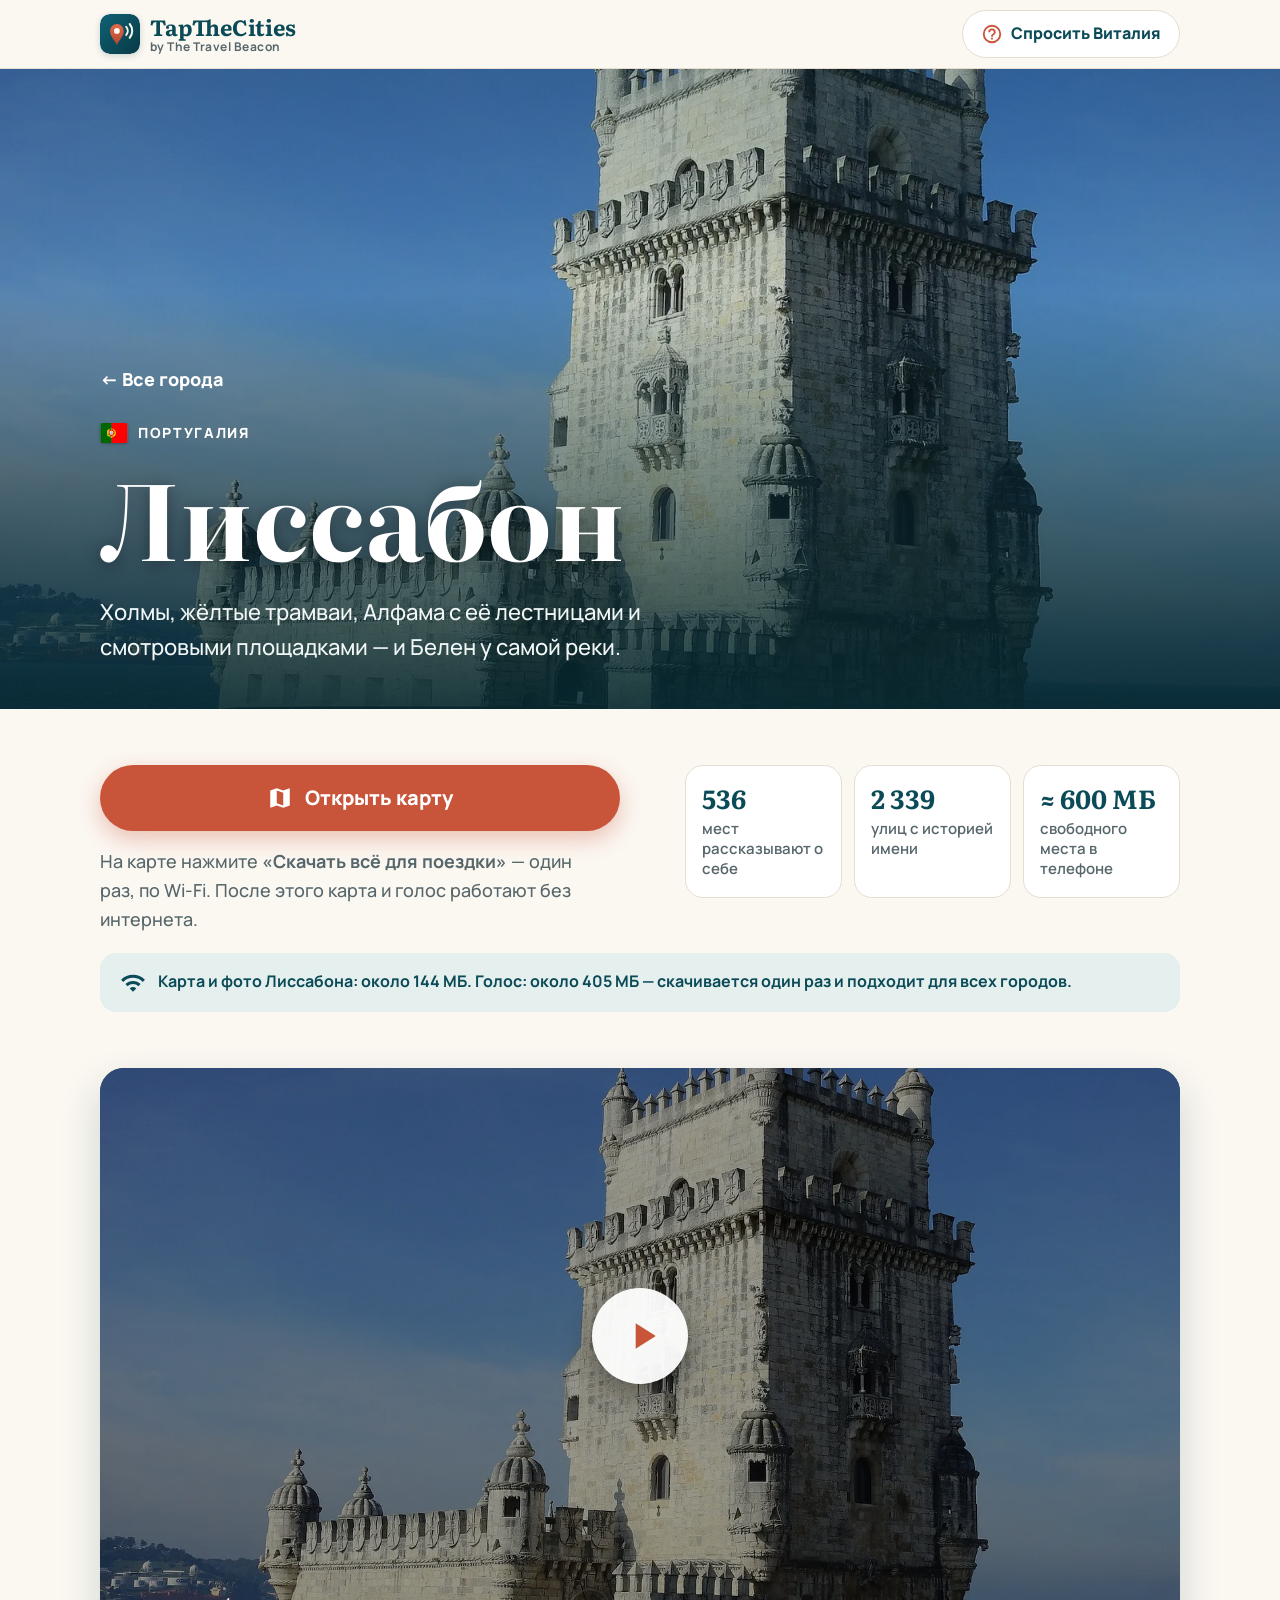
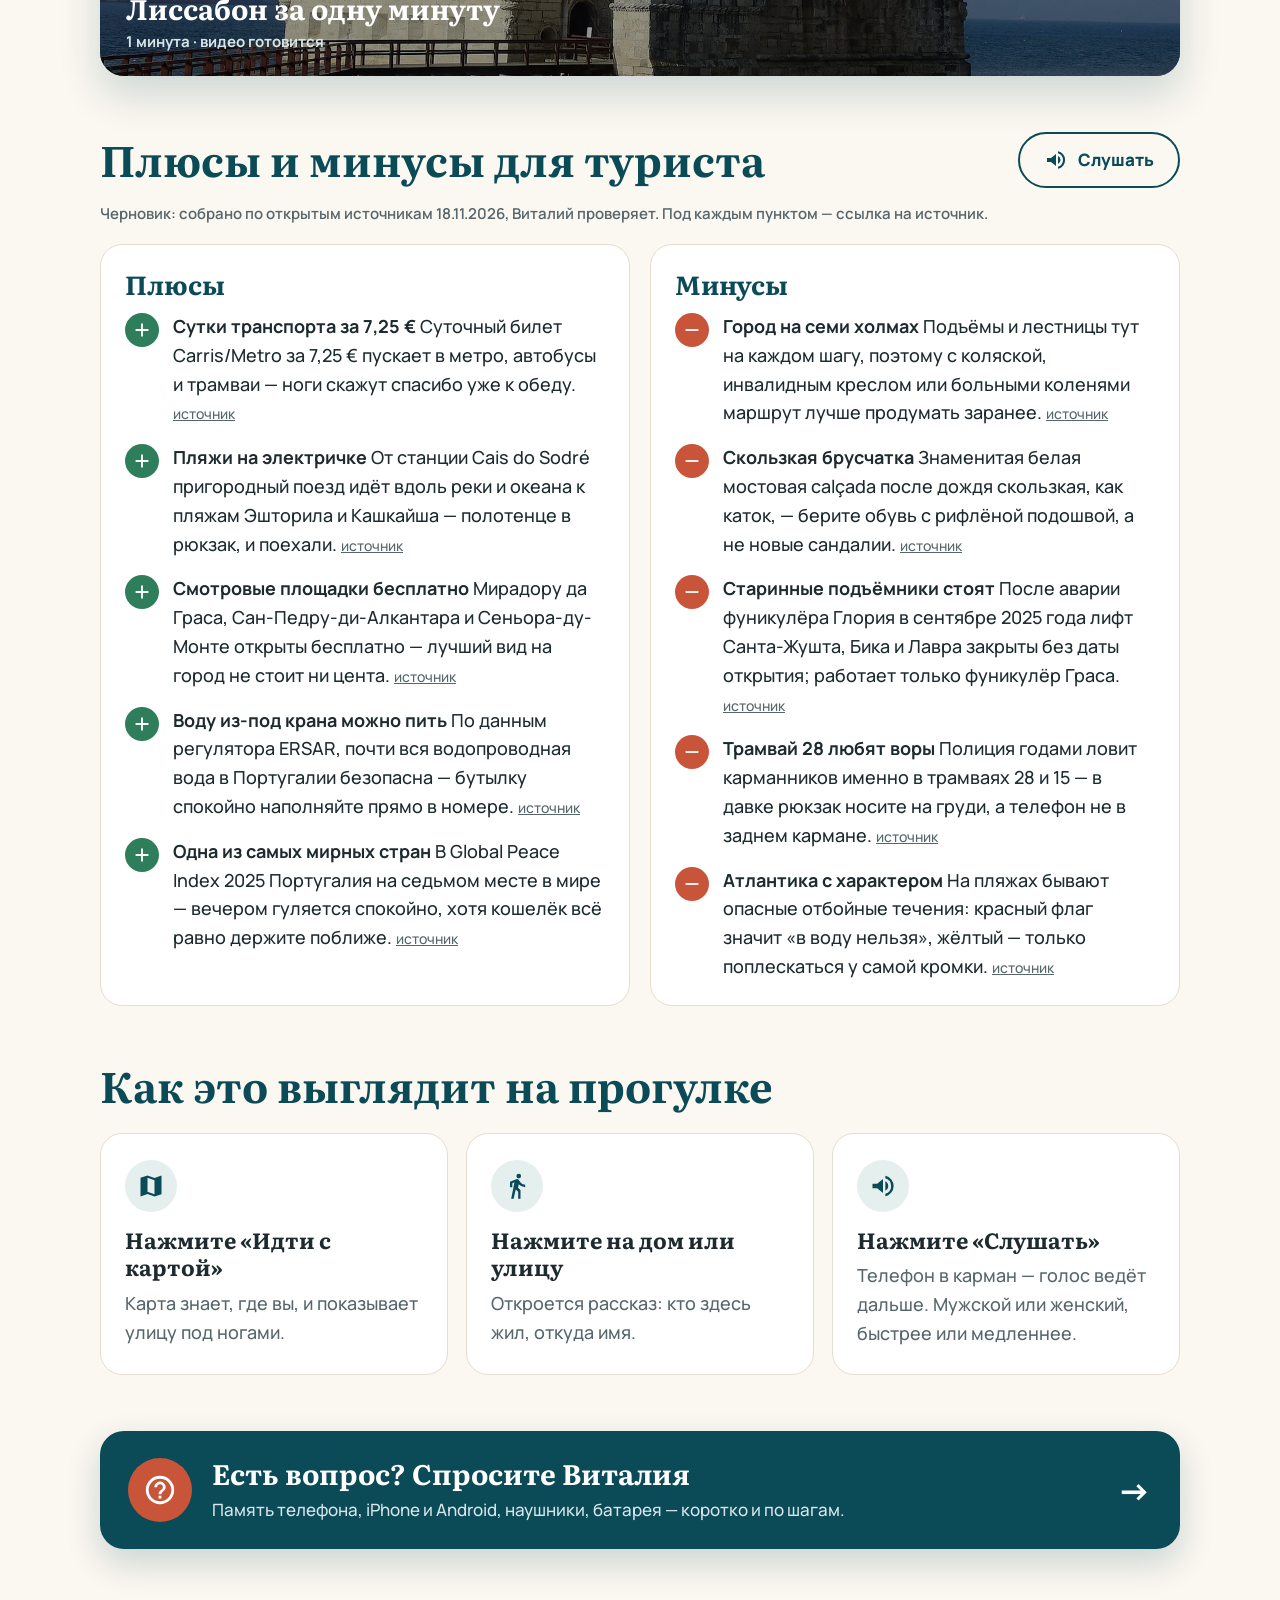
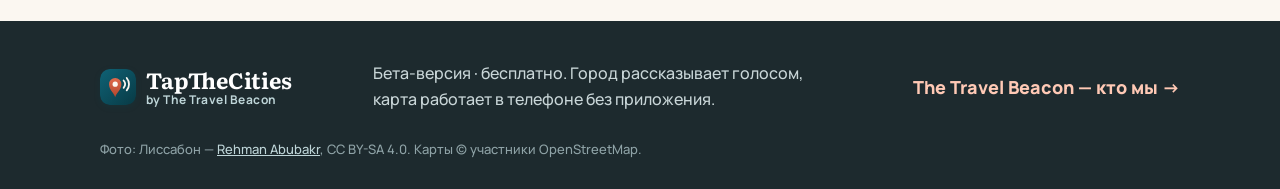
<file: lisbon.html>
<!doctype html>
<html lang="ru"><head><meta charset="utf-8">
<meta name="viewport" content="width=device-width, initial-scale=1, viewport-fit=cover">
<title>Лиссабон — аудиопрогулка | TapTheCities</title>
<meta name="description" content="Лиссабон: 536 мест и 2 339 улиц рассказывают о себе голосом. Скачайте карту один раз — и гуляйте без интернета.">
<meta name="theme-color" content="#0B4A57">
<link rel="icon" href="img/icon.svg" type="image/svg+xml">
<link rel="preconnect" href="https://fonts.googleapis.com"><link rel="preconnect" href="https://fonts.gstatic.com" crossorigin>
<link rel="stylesheet" href="https://fonts.googleapis.com/css2?family=Literata:ital,opsz,wght@0,7..72,600;0,7..72,700;1,7..72,500&family=Manrope:wght@500;600;700;800&display=swap">
<link rel="stylesheet" href="style.css">
</head><body><header class="top"><div class="wrap top-in">
  <a class="logo" href="index.html" aria-label="TapTheCities — на главную"><img src="img/icon.svg" alt="" width="40" height="40"><span><b>TapTheCities</b><small>by The Travel Beacon</small></span></a>
  <a class="help-link" href="help.html"><svg viewBox="0 0 24 24" aria-hidden="true"><path d="M11 18h2v-2h-2v2zm1-16a10 10 0 1 0 0 20 10 10 0 0 0 0-20zm0 18a8 8 0 1 1 0-16 8 8 0 0 1 0 16zm0-14a4 4 0 0 0-4 4h2a2 2 0 1 1 4 0c0 2-3 1.75-3 5h2c0-2.25 3-2.5 3-5a4 4 0 0 0-4-4z"/></svg><span>Спросить Виталия</span></a>
</div></header>
<main>
<section class="city-hero">
  <img src="img/lisbon.webp" alt="Лиссабон · башня Белен на берегу Тежу">
  <div class="wrap city-hero-in">
    <a class="back" href="index.html#cities">← Все города</a>
    <p class="eyebrow"><img src="img/flags/pt.svg" alt="" width="28" height="20">Португалия</p>
    <h1>Лиссабон</h1>
    <p class="lead" id="city-line">Холмы, жёлтые трамваи, Алфама с её лестницами и смотровыми площадками — и Белен у самой реки.</p>
  </div>
</section>

<section class="wrap block get">
  <div class="get-main">
    <a class="btn big wide" href="https://joy4people-ux.github.io/tb-walk-0bd22262a227/lis/" target="_blank" rel="noopener"><svg viewBox="0 0 24 24" aria-hidden="true"><path d="M15 5.1 9 3 3 5v16l6-2.1 6 2.1 6-2V3l-6 2.1zM15 19l-6-2.1V5l6 2.1V19z"/></svg><span>Открыть карту</span></a>
    <p class="get-hint">На карте нажмите <b>«Скачать всё для поездки»</b> — один раз, по Wi‑Fi. После этого карта и голос работают без интернета.</p>
  </div>
  <ul class="facts">
    <li><b>536</b><span>мест рассказывают о себе</span></li>
    <li><b>2 339</b><span>улиц с историей имени</span></li>
    <li><b>≈ 600 МБ</b><span>свободного места в телефоне</span></li>
  </ul>
  <p class="size"><svg viewBox="0 0 24 24" aria-hidden="true"><path d="M1 9l2 2a12.7 12.7 0 0 1 18 0l2-2A15.6 15.6 0 0 0 1 9zm8 8 3 3 3-3a4.2 4.2 0 0 0-6 0zm-4-4 2 2a7 7 0 0 1 10 0l2-2a9.9 9.9 0 0 0-14 0z"/></svg><span>Карта и фото Лиссабона: около 144 МБ. Голос: около 405 МБ — скачивается один раз и подходит для всех городов.</span></p>
</section>

<section class="wrap block">
  <figure class="video" data-video>
  <img src="img/lisbon.webp" alt="" loading="lazy">
  <button type="button" class="video-play" aria-label="Лиссабон за одну минуту"><svg viewBox="0 0 24 24" aria-hidden="true"><path d="M8 5v14l11-7z"/></svg></button>
  <figcaption><b>Лиссабон за одну минуту</b><span>1 минута · видео готовится</span></figcaption>
</figure>
</section>

<section class="wrap block" id="pm">
  <div class="h2-row"><h2 class="h2">Плюсы и минусы для туриста</h2><button class="listen" type="button" data-read="pm-list" hidden><svg viewBox="0 0 24 24" aria-hidden="true"><path d="M3 10v4h4l5 4V6L7 10H3zm13.5 2A4.5 4.5 0 0 0 14 8v8a4.5 4.5 0 0 0 2.5-4zM14 3.2v2.1a7 7 0 0 1 0 13.4v2.1a9 9 0 0 0 0-17.6z"/></svg><span>Слушать</span></button></div>
  <p class="pm-note">Черновик: собрано по открытым источникам 18.11.2026, Виталий проверяет. Под каждым пунктом — ссылка на источник.</p>
  <div class="pm" id="pm-list">
    <div><h3>Плюсы</h3><ul><li><span class="pm-ic plus"><svg viewBox="0 0 24 24" aria-hidden="true"><path d="M19 13h-6v6h-2v-6H5v-2h6V5h2v6h6v2z"/></svg></span><span><b>Сутки транспорта за 7,25 €</b> Суточный билет Carris/Metro за 7,25 € пускает в метро, автобусы и трамваи — ноги скажут спасибо уже к обеду. <a class="src" href="https://carris.pt/en/buy/occasional-journeys-2/" target="_blank" rel="noopener">источник</a></span></li><li><span class="pm-ic plus"><svg viewBox="0 0 24 24" aria-hidden="true"><path d="M19 13h-6v6h-2v-6H5v-2h6V5h2v6h6v2z"/></svg></span><span><b>Пляжи на электричке</b> От станции Cais do Sodré пригородный поезд идёт вдоль реки и океана к пляжам Эшторила и Кашкайша — полотенце в рюкзак, и поехали. <a class="src" href="https://www.cp.pt/info/w/discover-cascais" target="_blank" rel="noopener">источник</a></span></li><li><span class="pm-ic plus"><svg viewBox="0 0 24 24" aria-hidden="true"><path d="M19 13h-6v6h-2v-6H5v-2h6V5h2v6h6v2z"/></svg></span><span><b>Смотровые площадки бесплатно</b> Мирадору да Граса, Сан-Педру-ди-Алкантара и Сеньора-ду-Монте открыты бесплатно — лучший вид на город не стоит ни цента. <a class="src" href="https://www.timeout.com/lisbon/attractions/the-best-viewpoints-in-lisbon" target="_blank" rel="noopener">источник</a></span></li><li><span class="pm-ic plus"><svg viewBox="0 0 24 24" aria-hidden="true"><path d="M19 13h-6v6h-2v-6H5v-2h6V5h2v6h6v2z"/></svg></span><span><b>Воду из-под крана можно пить</b> По данным регулятора ERSAR, почти вся водопроводная вода в Португалии безопасна — бутылку спокойно наполняйте прямо в номере. <a class="src" href="https://www.deco.proteste.pt/sustentabilidade/artigo/como-verificar-qualidade-da-agua-da-torneira" target="_blank" rel="noopener">источник</a></span></li><li><span class="pm-ic plus"><svg viewBox="0 0 24 24" aria-hidden="true"><path d="M19 13h-6v6h-2v-6H5v-2h6V5h2v6h6v2z"/></svg></span><span><b>Одна из самых мирных стран</b> В Global Peace Index 2025 Португалия на седьмом месте в мире — вечером гуляется спокойно, хотя кошелёк всё равно держите поближе. <a class="src" href="https://theportugalnews.com/news/2025-08-02/portugal-up-to-7th-safest-country-in-the-world/98817" target="_blank" rel="noopener">источник</a></span></li></ul></div>
    <div><h3>Минусы</h3><ul><li><span class="pm-ic minus"><svg viewBox="0 0 24 24" aria-hidden="true"><path d="M19 13H5v-2h14v2z"/></svg></span><span><b>Город на семи холмах</b> Подъёмы и лестницы тут на каждом шагу, поэтому с коляской, инвалидным креслом или больными коленями маршрут лучше продумать заранее. <a class="src" href="https://en.wikipedia.org/wiki/Seven_hills_of_Lisbon" target="_blank" rel="noopener">источник</a></span></li><li><span class="pm-ic minus"><svg viewBox="0 0 24 24" aria-hidden="true"><path d="M19 13H5v-2h14v2z"/></svg></span><span><b>Скользкая брусчатка</b> Знаменитая белая мостовая calçada после дождя скользкая, как каток, — берите обувь с рифлёной подошвой, а не новые сандалии. <a class="src" href="https://amp.theportugalnews.com/news/2021-04-30/calcada-a-dangerous-art/59610" target="_blank" rel="noopener">источник</a></span></li><li><span class="pm-ic minus"><svg viewBox="0 0 24 24" aria-hidden="true"><path d="M19 13H5v-2h14v2z"/></svg></span><span><b>Старинные подъёмники стоят</b> После аварии фуникулёра Глория в сентябре 2025 года лифт Санта-Жушта, Бика и Лавра закрыты без даты открытия; работает только фуникулёр Граса. <a class="src" href="https://rfm.pt/atualidade/23708/gloria-bica-lavra-e-santa-justa-um-ano-depois-do-acidente-o-que-aconteceu-aos-elevadores-historicos-de-lisboa" target="_blank" rel="noopener">источник</a></span></li><li><span class="pm-ic minus"><svg viewBox="0 0 24 24" aria-hidden="true"><path d="M19 13H5v-2h14v2z"/></svg></span><span><b>Трамвай 28 любят воры</b> Полиция годами ловит карманников именно в трамваях 28 и 15 — в давке рюкзак носите на груди, а телефон не в заднем кармане. <a class="src" href="https://rr.pt/noticia/pais/2025/01/10/psp-detem-ze-do-porto-o-carteirista-mais-antigo-de-lisboa/409143/" target="_blank" rel="noopener">источник</a></span></li><li><span class="pm-ic minus"><svg viewBox="0 0 24 24" aria-hidden="true"><path d="M19 13H5v-2h14v2z"/></svg></span><span><b>Атлантика с характером</b> На пляжах бывают опасные отбойные течения: красный флаг значит «в воду нельзя», жёлтый — только поплескаться у самой кромки. <a class="src" href="https://www.gov.uk/foreign-travel-advice/portugal/safety-and-security" target="_blank" rel="noopener">источник</a></span></li></ul></div>
  </div>
</section>

<section class="wrap block">
  <h2 class="h2">Как это выглядит на прогулке</h2>
  <ol class="steps">
    <li><span class="n"><svg class="n-ic" viewBox="0 0 24 24" aria-hidden="true"><path d="M15 5.1 9 3 3 5v16l6-2.1 6 2.1 6-2V3l-6 2.1zM15 19l-6-2.1V5l6 2.1V19z"/></svg></span><b>Нажмите «Идти с картой»</b><p>Карта знает, где вы, и показывает улицу под ногами.</p></li>
    <li><span class="n"><svg class="n-ic" viewBox="0 0 24 24" aria-hidden="true"><path d="M13.5 5.5a2 2 0 1 0 0-4 2 2 0 0 0 0 4zM9.8 8.9 7 23h2.1l1.8-8 2.1 2v6h2v-7.5l-2.1-2 .6-3A7.3 7.3 0 0 0 19 13v-2a5 5 0 0 1-4.3-2.4l-1-1.6a2 2 0 0 0-2.4-.8L6 8.3V13h2V9.6l1.8-.7"/></svg></span><b>Нажмите на дом или улицу</b><p>Откроется рассказ: кто здесь жил, откуда имя.</p></li>
    <li><span class="n"><svg class="n-ic" viewBox="0 0 24 24" aria-hidden="true"><path d="M3 10v4h4l5 4V6L7 10H3zm13.5 2A4.5 4.5 0 0 0 14 8v8a4.5 4.5 0 0 0 2.5-4zM14 3.2v2.1a7 7 0 0 1 0 13.4v2.1a9 9 0 0 0 0-17.6z"/></svg></span><b>Нажмите «Слушать»</b><p>Телефон в карман — голос ведёт дальше. Мужской или женский, быстрее или медленнее.</p></li>
  </ol>
</section>

<section class="wrap block">
  <a class="ask" href="help.html">
    <span class="ask-ic"><svg viewBox="0 0 24 24" aria-hidden="true"><path d="M11 18h2v-2h-2v2zm1-16a10 10 0 1 0 0 20 10 10 0 0 0 0-20zm0 18a8 8 0 1 1 0-16 8 8 0 0 1 0 16zm0-14a4 4 0 0 0-4 4h2a2 2 0 1 1 4 0c0 2-3 1.75-3 5h2c0-2.25 3-2.5 3-5a4 4 0 0 0-4-4z"/></svg></span>
    <span><b>Есть вопрос? Спросите Виталия</b><span>Память телефона, iPhone и Android, наушники, батарея — коротко и по шагам.</span></span>
    <span class="ask-go">→</span>
  </a>
</section>
</main><footer class="foot"><div class="wrap">
  <div class="foot-row">
    <a class="logo light" href="index.html"><img src="img/icon.svg" alt="" width="36" height="36"><span><b>TapTheCities</b><small>by The Travel Beacon</small></span></a>
    <p>Бета-версия · бесплатно. Город рассказывает голосом, карта работает в телефоне без приложения.</p>
    <a class="foot-tb" href="https://thetravelbeacon.com/" target="_blank" rel="noopener">The Travel Beacon — кто мы →</a>
  </div>
  <p class="credits">Фото: Лиссабон — <a href="https://commons.wikimedia.org/wiki/File:Belem_Tower_-_April_2019_(2).jpg" target="_blank" rel="noopener">Rehman Abubakr</a>, CC BY-SA 4.0. Карты © участники OpenStreetMap.</p>
</div></footer><div class="toast" id="toast" role="status" aria-live="polite"></div>
<script>
(function(){
  var T=document.getElementById("toast"),tt;
  function toast(s){T.textContent=s;T.classList.add("on");clearTimeout(tt);tt=setTimeout(function(){T.classList.remove("on")},4200);}
  document.querySelectorAll("[data-video] .video-play").forEach(function(b){b.onclick=function(){toast("Видео появится в ближайшие дни. А пока — откройте карту и нажмите на любую улицу.");};});
  var S=window.speechSynthesis, cur=null;
  function voice(){var v=S.getVoices().filter(function(x){return /^ru/i.test(x.lang)});return v[0]||null;}
  document.querySelectorAll("[data-read]").forEach(function(b){
    if(!S||!window.SpeechSynthesisUtterance) return; b.hidden=false;
    b.onclick=function(){
      if(cur===b){S.cancel();cur=null;b.classList.remove("on");return;}
      S.cancel(); document.querySelectorAll(".listen.on").forEach(function(x){x.classList.remove("on")});
      var el=document.getElementById(b.dataset.read); if(!el) return;
      var u=new SpeechSynthesisUtterance(el.innerText.replace(/\s+/g," ")); u.lang="ru-RU"; var v=voice(); if(v) u.voice=v;
      u.onend=u.onerror=function(){if(cur===b){cur=null;b.classList.remove("on");}};
      cur=b; b.classList.add("on"); S.speak(u);
    };
  });
  var q=document.getElementById("faq-q");
  if(q) q.oninput=function(){var s=q.value.trim().toLowerCase(),n=0;document.querySelectorAll(".faq details").forEach(function(d){var ok=!s||d.innerText.toLowerCase().indexOf(s)>=0;d.hidden=!ok;if(ok)n++;if(s&&ok)d.open=true;});document.getElementById("faq-none").hidden=n>0;};
})();
</script>
</body></html>
</file>
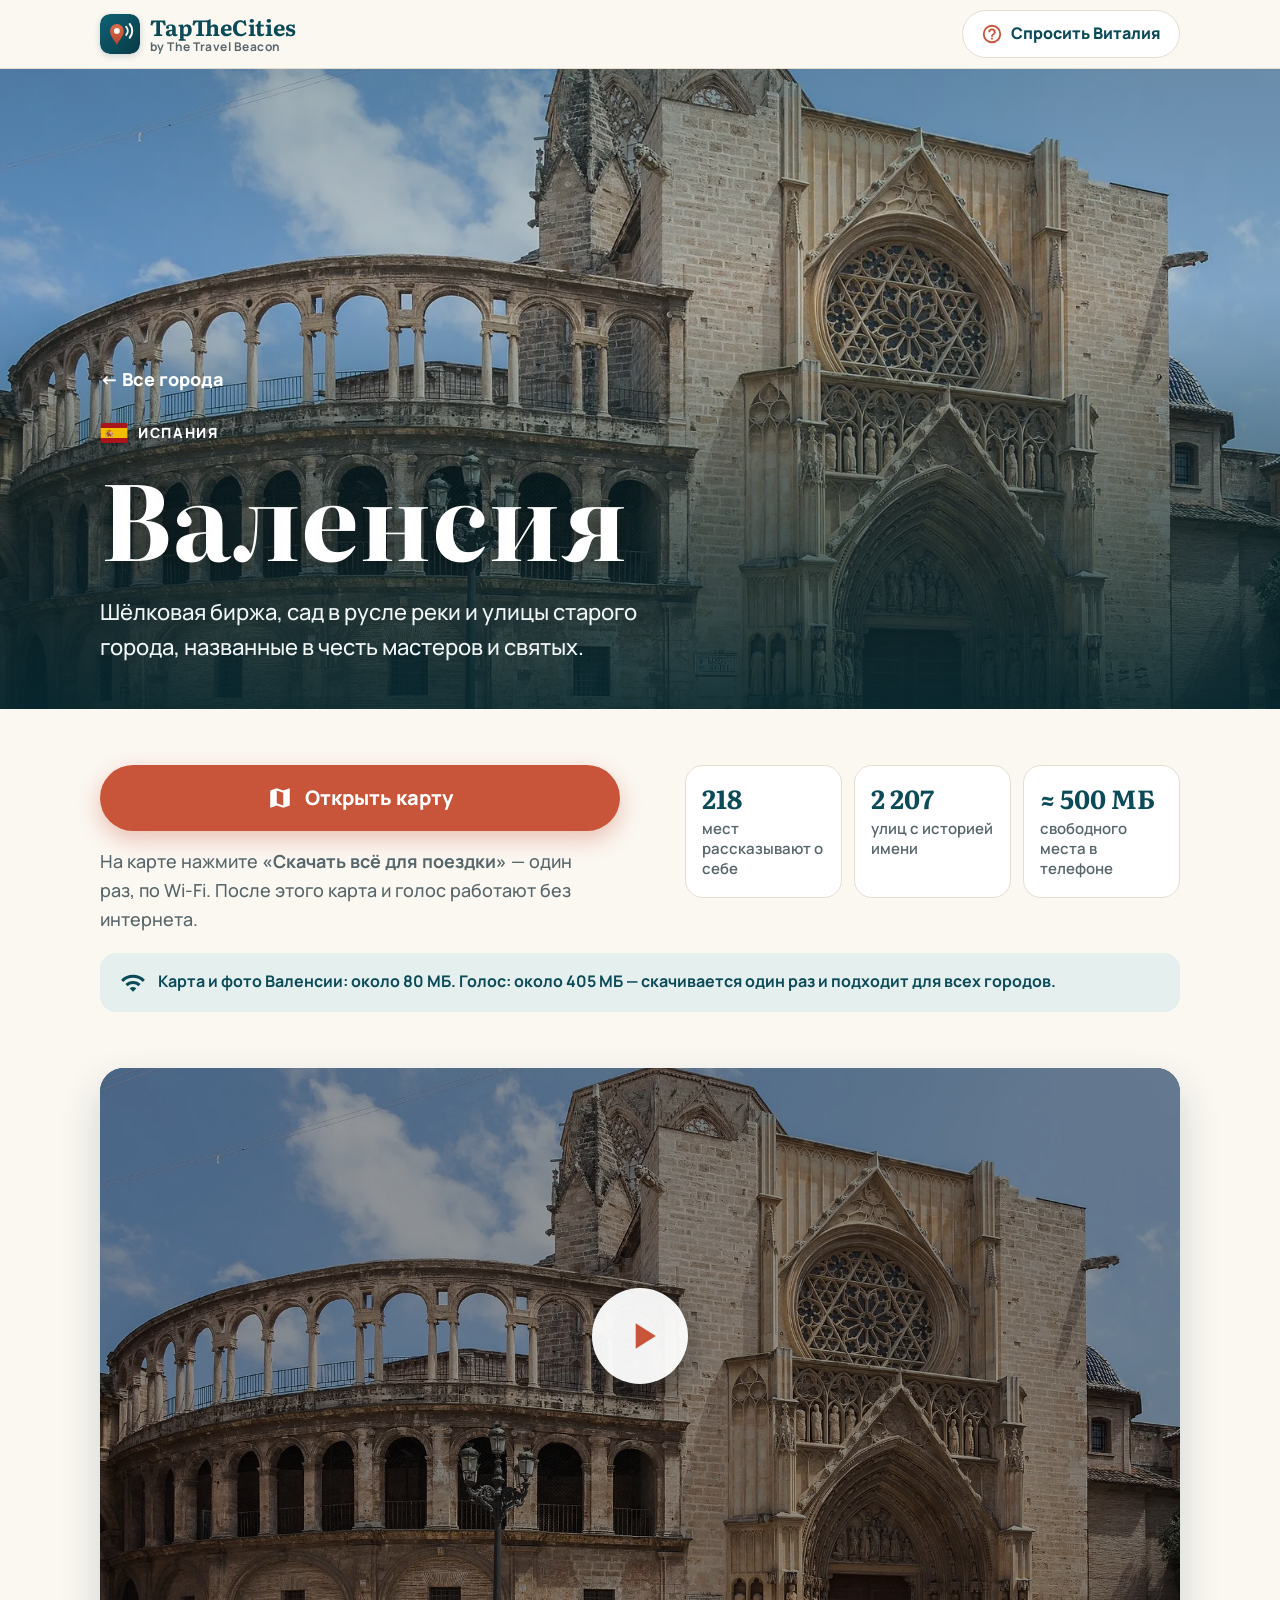
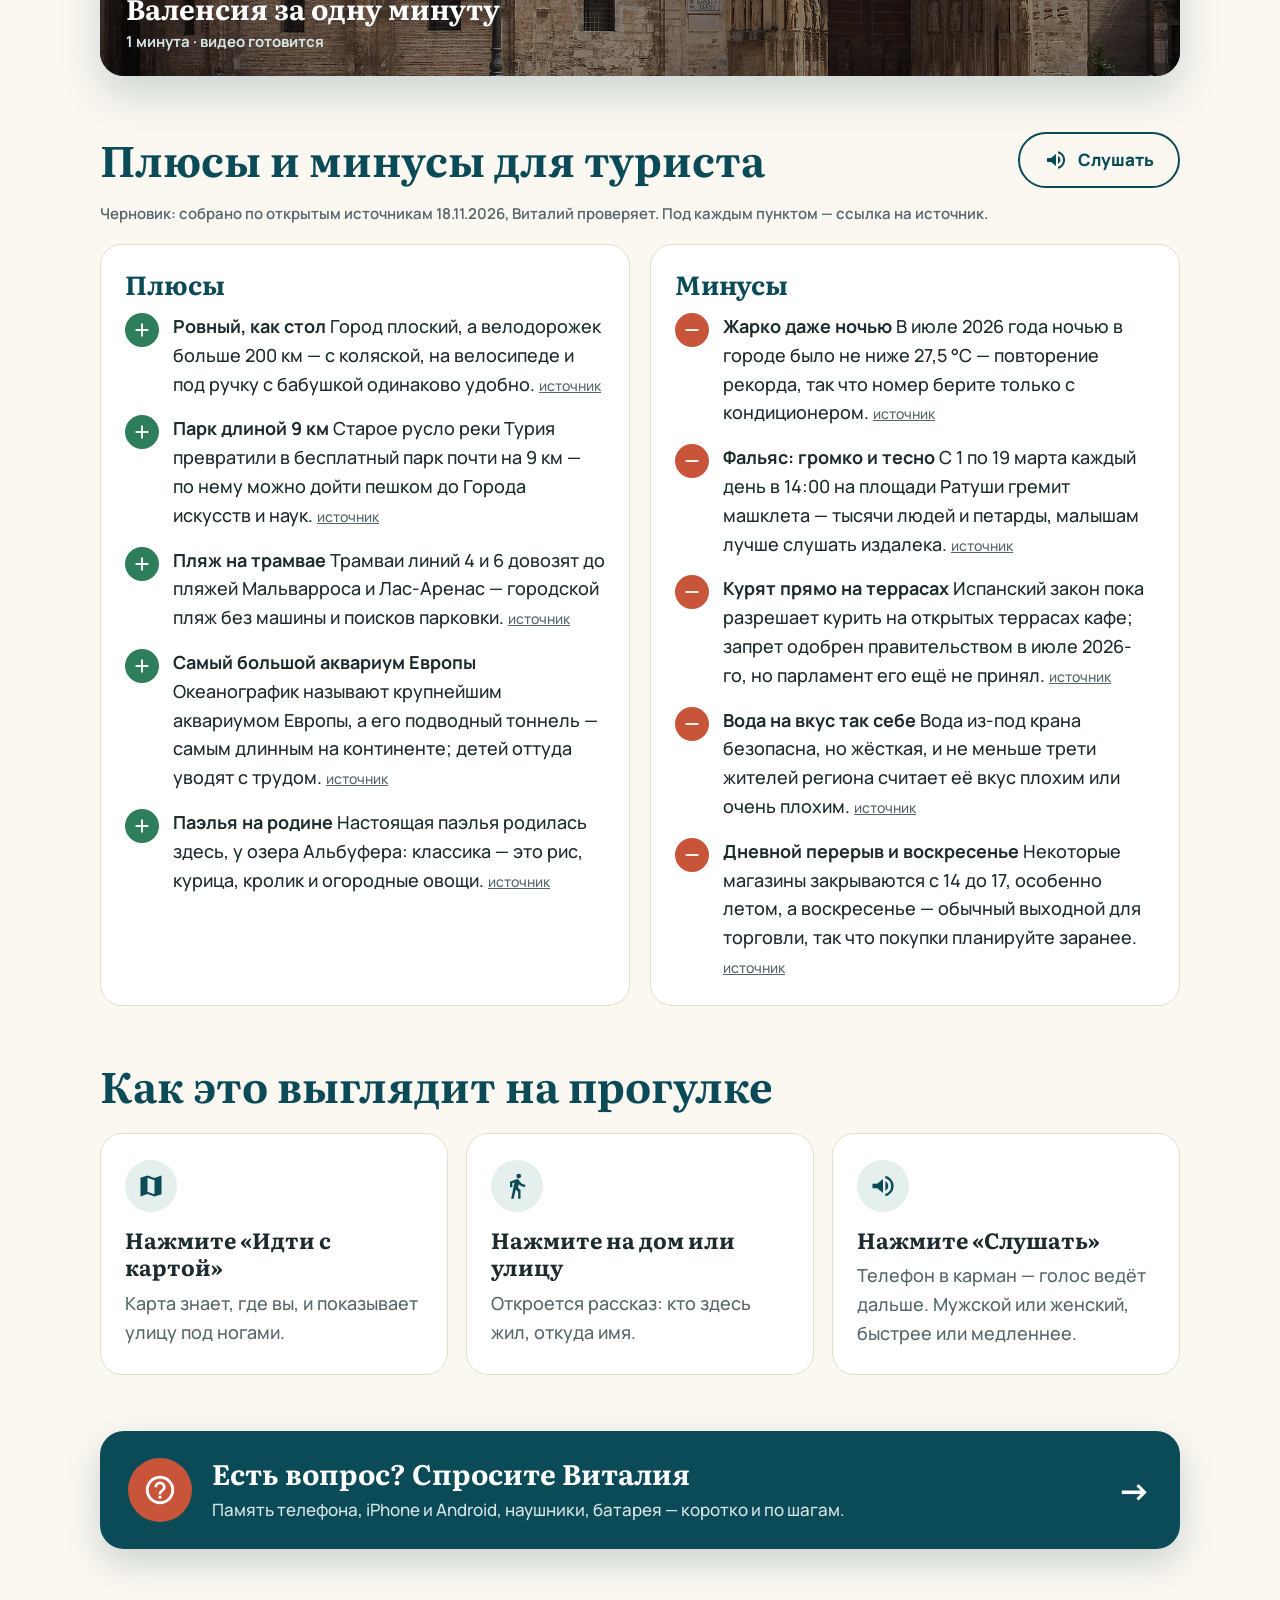
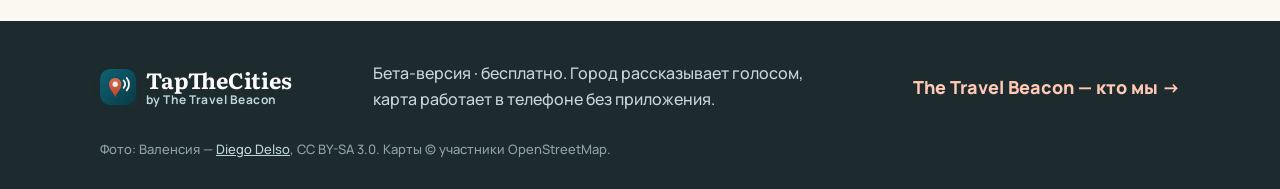
<file: valencia.html>
<!doctype html>
<html lang="ru"><head><meta charset="utf-8">
<meta name="viewport" content="width=device-width, initial-scale=1, viewport-fit=cover">
<title>Валенсия — аудиопрогулка | TapTheCities</title>
<meta name="description" content="Валенсия: 218 мест и 2 207 улиц рассказывают о себе голосом. Скачайте карту один раз — и гуляйте без интернета.">
<meta name="theme-color" content="#0B4A57">
<link rel="icon" href="img/icon.svg" type="image/svg+xml">
<link rel="preconnect" href="https://fonts.googleapis.com"><link rel="preconnect" href="https://fonts.gstatic.com" crossorigin>
<link rel="stylesheet" href="https://fonts.googleapis.com/css2?family=Literata:ital,opsz,wght@0,7..72,600;0,7..72,700;1,7..72,500&family=Manrope:wght@500;600;700;800&display=swap">
<link rel="stylesheet" href="style.css">
</head><body><header class="top"><div class="wrap top-in">
  <a class="logo" href="index.html" aria-label="TapTheCities — на главную"><img src="img/icon.svg" alt="" width="40" height="40"><span><b>TapTheCities</b><small>by The Travel Beacon</small></span></a>
  <a class="help-link" href="help.html"><svg viewBox="0 0 24 24" aria-hidden="true"><path d="M11 18h2v-2h-2v2zm1-16a10 10 0 1 0 0 20 10 10 0 0 0 0-20zm0 18a8 8 0 1 1 0-16 8 8 0 0 1 0 16zm0-14a4 4 0 0 0-4 4h2a2 2 0 1 1 4 0c0 2-3 1.75-3 5h2c0-2.25 3-2.5 3-5a4 4 0 0 0-4-4z"/></svg><span>Спросить Виталия</span></a>
</div></header>
<main>
<section class="city-hero">
  <img src="img/valencia.webp" alt="Валенсия · кафедральный собор">
  <div class="wrap city-hero-in">
    <a class="back" href="index.html#cities">← Все города</a>
    <p class="eyebrow"><img src="img/flags/es.svg" alt="" width="28" height="20">Испания</p>
    <h1>Валенсия</h1>
    <p class="lead" id="city-line">Шёлковая биржа, сад в русле реки и улицы старого города, названные в честь мастеров и святых.</p>
  </div>
</section>

<section class="wrap block get">
  <div class="get-main">
    <a class="btn big wide" href="https://joy4people-ux.github.io/tb-walk-0bd22262a227/" target="_blank" rel="noopener"><svg viewBox="0 0 24 24" aria-hidden="true"><path d="M15 5.1 9 3 3 5v16l6-2.1 6 2.1 6-2V3l-6 2.1zM15 19l-6-2.1V5l6 2.1V19z"/></svg><span>Открыть карту</span></a>
    <p class="get-hint">На карте нажмите <b>«Скачать всё для поездки»</b> — один раз, по Wi‑Fi. После этого карта и голос работают без интернета.</p>
  </div>
  <ul class="facts">
    <li><b>218</b><span>мест рассказывают о себе</span></li>
    <li><b>2 207</b><span>улиц с историей имени</span></li>
    <li><b>≈ 500 МБ</b><span>свободного места в телефоне</span></li>
  </ul>
  <p class="size"><svg viewBox="0 0 24 24" aria-hidden="true"><path d="M1 9l2 2a12.7 12.7 0 0 1 18 0l2-2A15.6 15.6 0 0 0 1 9zm8 8 3 3 3-3a4.2 4.2 0 0 0-6 0zm-4-4 2 2a7 7 0 0 1 10 0l2-2a9.9 9.9 0 0 0-14 0z"/></svg><span>Карта и фото Валенсии: около 80 МБ. Голос: около 405 МБ — скачивается один раз и подходит для всех городов.</span></p>
</section>

<section class="wrap block">
  <figure class="video" data-video>
  <img src="img/valencia.webp" alt="" loading="lazy">
  <button type="button" class="video-play" aria-label="Валенсия за одну минуту"><svg viewBox="0 0 24 24" aria-hidden="true"><path d="M8 5v14l11-7z"/></svg></button>
  <figcaption><b>Валенсия за одну минуту</b><span>1 минута · видео готовится</span></figcaption>
</figure>
</section>

<section class="wrap block" id="pm">
  <div class="h2-row"><h2 class="h2">Плюсы и минусы для туриста</h2><button class="listen" type="button" data-read="pm-list" hidden><svg viewBox="0 0 24 24" aria-hidden="true"><path d="M3 10v4h4l5 4V6L7 10H3zm13.5 2A4.5 4.5 0 0 0 14 8v8a4.5 4.5 0 0 0 2.5-4zM14 3.2v2.1a7 7 0 0 1 0 13.4v2.1a9 9 0 0 0 0-17.6z"/></svg><span>Слушать</span></button></div>
  <p class="pm-note">Черновик: собрано по открытым источникам 18.11.2026, Виталий проверяет. Под каждым пунктом — ссылка на источник.</p>
  <div class="pm" id="pm-list">
    <div><h3>Плюсы</h3><ul><li><span class="pm-ic plus"><svg viewBox="0 0 24 24" aria-hidden="true"><path d="M19 13h-6v6h-2v-6H5v-2h6V5h2v6h6v2z"/></svg></span><span><b>Ровный, как стол</b> Город плоский, а велодорожек больше 200 км — с коляской, на велосипеде и под ручку с бабушкой одинаково удобно. <a class="src" href="https://www.visitvalencia.com/en/plan-your-trip-to-valencia/getting-around-valencia/valencia-by-bike" target="_blank" rel="noopener">источник</a></span></li><li><span class="pm-ic plus"><svg viewBox="0 0 24 24" aria-hidden="true"><path d="M19 13h-6v6h-2v-6H5v-2h6V5h2v6h6v2z"/></svg></span><span><b>Парк длиной 9 км</b> Старое русло реки Турия превратили в бесплатный парк почти на 9 км — по нему можно дойти пешком до Города искусств и наук. <a class="src" href="https://www.comunitatvalenciana.com/en/valencia/valencia/natural-landscapes/the-turia-river-gardens" target="_blank" rel="noopener">источник</a></span></li><li><span class="pm-ic plus"><svg viewBox="0 0 24 24" aria-hidden="true"><path d="M19 13h-6v6h-2v-6H5v-2h6V5h2v6h6v2z"/></svg></span><span><b>Пляж на трамвае</b> Трамваи линий 4 и 6 довозят до пляжей Мальварроса и Лас-Аренас — городской пляж без машины и поисков парковки. <a class="src" href="https://www.visitvalencia.com/en/plan-your-trip-to-valencia/getting-around/metro-in-valencia" target="_blank" rel="noopener">источник</a></span></li><li><span class="pm-ic plus"><svg viewBox="0 0 24 24" aria-hidden="true"><path d="M19 13h-6v6h-2v-6H5v-2h6V5h2v6h6v2z"/></svg></span><span><b>Самый большой аквариум Европы</b> Океанографик называют крупнейшим аквариумом Европы, а его подводный тоннель — самым длинным на континенте; детей оттуда уводят с трудом. <a class="src" href="https://visitvalencia.com/en/what-to-see-valencia/city-of-arts-and-ciences/oceanografic-valencia" target="_blank" rel="noopener">источник</a></span></li><li><span class="pm-ic plus"><svg viewBox="0 0 24 24" aria-hidden="true"><path d="M19 13h-6v6h-2v-6H5v-2h6V5h2v6h6v2z"/></svg></span><span><b>Паэлья на родине</b> Настоящая паэлья родилась здесь, у озера Альбуфера: классика — это рис, курица, кролик и огородные овощи. <a class="src" href="https://www.visitvalencia.com/que-hacer-valencia/gastronomia/que-comer-valencia/donde-comer-paella-en-valencia" target="_blank" rel="noopener">источник</a></span></li></ul></div>
    <div><h3>Минусы</h3><ul><li><span class="pm-ic minus"><svg viewBox="0 0 24 24" aria-hidden="true"><path d="M19 13H5v-2h14v2z"/></svg></span><span><b>Жарко даже ночью</b> В июле 2026 года ночью в городе было не ниже 27,5 °C — повторение рекорда, так что номер берите только с кондиционером. <a class="src" href="https://www.eldebate.com/espana/comunidad-valenciana/20260724/ciudad-valencia-registra-noche-calida-historia-minima-275-grados_443327.html" target="_blank" rel="noopener">источник</a></span></li><li><span class="pm-ic minus"><svg viewBox="0 0 24 24" aria-hidden="true"><path d="M19 13H5v-2h14v2z"/></svg></span><span><b>Фальяс: громко и тесно</b> С 1 по 19 марта каждый день в 14:00 на площади Ратуши гремит машклета — тысячи людей и петарды, малышам лучше слушать издалека. <a class="src" href="https://www.visitvalencia.com/agenda-valencia/mascletas-de-las-fallas" target="_blank" rel="noopener">источник</a></span></li><li><span class="pm-ic minus"><svg viewBox="0 0 24 24" aria-hidden="true"><path d="M19 13H5v-2h14v2z"/></svg></span><span><b>Курят прямо на террасах</b> Испанский закон пока разрешает курить на открытых террасах кафе; запрет одобрен правительством в июле 2026-го, но парламент его ещё не принял. <a class="src" href="https://www.euronews.com/2026/07/21/government-moves-to-ban-smoking-on-terraces-and-beaches-under-new-anti-tobacco-law" target="_blank" rel="noopener">источник</a></span></li><li><span class="pm-ic minus"><svg viewBox="0 0 24 24" aria-hidden="true"><path d="M19 13H5v-2h14v2z"/></svg></span><span><b>Вода на вкус так себе</b> Вода из-под крана безопасна, но жёсткая, и не меньше трети жителей региона считает её вкус плохим или очень плохим. <a class="src" href="https://www.ocu.org/organizacion/prensa/notas-de-prensa/2024/aguagrifo290724" target="_blank" rel="noopener">источник</a></span></li><li><span class="pm-ic minus"><svg viewBox="0 0 24 24" aria-hidden="true"><path d="M19 13H5v-2h14v2z"/></svg></span><span><b>Дневной перерыв и воскресенье</b> Некоторые магазины закрываются с 14 до 17, особенно летом, а воскресенье — обычный выходной для торговли, так что покупки планируйте заранее. <a class="src" href="https://www.spain.info/en/travel-tips/opening-times-public-holidays-spain/" target="_blank" rel="noopener">источник</a></span></li></ul></div>
  </div>
</section>

<section class="wrap block">
  <h2 class="h2">Как это выглядит на прогулке</h2>
  <ol class="steps">
    <li><span class="n"><svg class="n-ic" viewBox="0 0 24 24" aria-hidden="true"><path d="M15 5.1 9 3 3 5v16l6-2.1 6 2.1 6-2V3l-6 2.1zM15 19l-6-2.1V5l6 2.1V19z"/></svg></span><b>Нажмите «Идти с картой»</b><p>Карта знает, где вы, и показывает улицу под ногами.</p></li>
    <li><span class="n"><svg class="n-ic" viewBox="0 0 24 24" aria-hidden="true"><path d="M13.5 5.5a2 2 0 1 0 0-4 2 2 0 0 0 0 4zM9.8 8.9 7 23h2.1l1.8-8 2.1 2v6h2v-7.5l-2.1-2 .6-3A7.3 7.3 0 0 0 19 13v-2a5 5 0 0 1-4.3-2.4l-1-1.6a2 2 0 0 0-2.4-.8L6 8.3V13h2V9.6l1.8-.7"/></svg></span><b>Нажмите на дом или улицу</b><p>Откроется рассказ: кто здесь жил, откуда имя.</p></li>
    <li><span class="n"><svg class="n-ic" viewBox="0 0 24 24" aria-hidden="true"><path d="M3 10v4h4l5 4V6L7 10H3zm13.5 2A4.5 4.5 0 0 0 14 8v8a4.5 4.5 0 0 0 2.5-4zM14 3.2v2.1a7 7 0 0 1 0 13.4v2.1a9 9 0 0 0 0-17.6z"/></svg></span><b>Нажмите «Слушать»</b><p>Телефон в карман — голос ведёт дальше. Мужской или женский, быстрее или медленнее.</p></li>
  </ol>
</section>

<section class="wrap block">
  <a class="ask" href="help.html">
    <span class="ask-ic"><svg viewBox="0 0 24 24" aria-hidden="true"><path d="M11 18h2v-2h-2v2zm1-16a10 10 0 1 0 0 20 10 10 0 0 0 0-20zm0 18a8 8 0 1 1 0-16 8 8 0 0 1 0 16zm0-14a4 4 0 0 0-4 4h2a2 2 0 1 1 4 0c0 2-3 1.75-3 5h2c0-2.25 3-2.5 3-5a4 4 0 0 0-4-4z"/></svg></span>
    <span><b>Есть вопрос? Спросите Виталия</b><span>Память телефона, iPhone и Android, наушники, батарея — коротко и по шагам.</span></span>
    <span class="ask-go">→</span>
  </a>
</section>
</main><footer class="foot"><div class="wrap">
  <div class="foot-row">
    <a class="logo light" href="index.html"><img src="img/icon.svg" alt="" width="36" height="36"><span><b>TapTheCities</b><small>by The Travel Beacon</small></span></a>
    <p>Бета-версия · бесплатно. Город рассказывает голосом, карта работает в телефоне без приложения.</p>
    <a class="foot-tb" href="https://thetravelbeacon.com/" target="_blank" rel="noopener">The Travel Beacon — кто мы →</a>
  </div>
  <p class="credits">Фото: Валенсия — <a href="https://commons.wikimedia.org/wiki/File:Catedral_de_Valencia,_Valencia,_Espa%C3%B1a,_2014-06-30,_DD_160.JPG" target="_blank" rel="noopener">Diego Delso</a>, CC BY-SA 3.0. Карты © участники OpenStreetMap.</p>
</div></footer><div class="toast" id="toast" role="status" aria-live="polite"></div>
<script>
(function(){
  var T=document.getElementById("toast"),tt;
  function toast(s){T.textContent=s;T.classList.add("on");clearTimeout(tt);tt=setTimeout(function(){T.classList.remove("on")},4200);}
  document.querySelectorAll("[data-video] .video-play").forEach(function(b){b.onclick=function(){toast("Видео появится в ближайшие дни. А пока — откройте карту и нажмите на любую улицу.");};});
  var S=window.speechSynthesis, cur=null;
  function voice(){var v=S.getVoices().filter(function(x){return /^ru/i.test(x.lang)});return v[0]||null;}
  document.querySelectorAll("[data-read]").forEach(function(b){
    if(!S||!window.SpeechSynthesisUtterance) return; b.hidden=false;
    b.onclick=function(){
      if(cur===b){S.cancel();cur=null;b.classList.remove("on");return;}
      S.cancel(); document.querySelectorAll(".listen.on").forEach(function(x){x.classList.remove("on")});
      var el=document.getElementById(b.dataset.read); if(!el) return;
      var u=new SpeechSynthesisUtterance(el.innerText.replace(/\s+/g," ")); u.lang="ru-RU"; var v=voice(); if(v) u.voice=v;
      u.onend=u.onerror=function(){if(cur===b){cur=null;b.classList.remove("on");}};
      cur=b; b.classList.add("on"); S.speak(u);
    };
  });
  var q=document.getElementById("faq-q");
  if(q) q.oninput=function(){var s=q.value.trim().toLowerCase(),n=0;document.querySelectorAll(".faq details").forEach(function(d){var ok=!s||d.innerText.toLowerCase().indexOf(s)>=0;d.hidden=!ok;if(ok)n++;if(s&&ok)d.open=true;});document.getElementById("faq-none").hidden=n>0;};
})();
</script>
</body></html>
</file>
<file: style.css>
/* TapTheCities — same family as The Travel Beacon (Literata + Manrope, ocean / coral / sand). Big, plain, one action per screen. */
:root{--sand:#FBF7F1;--shell:#fff;--ocean:#0B4A57;--ocean-2:#0F6275;--foam:#E4EFEE;--coral:#C8553A;--coral-2:#B2462D;--ink:#1D2A2E;--muted:#56666B;--line:#E6DDD0;
  --display:"Literata",Georgia,"Times New Roman",serif;--body:"Manrope","Segoe UI",system-ui,sans-serif;color-scheme:light}
*{box-sizing:border-box}
html{scroll-behavior:smooth;-webkit-text-size-adjust:100%}
body{margin:0;background:var(--sand);color:var(--ink);font:500 18px/1.6 var(--body)}
img{max-width:100%;display:block}
a{color:var(--ocean-2)}
svg{width:1em;height:1em;fill:currentColor;flex:none}
.wrap{max-width:1120px;margin:0 auto;padding:0 20px}
.block{padding:56px 20px 0}
.h1,.h2,h1,h2,h3{font-family:var(--display);font-weight:700;line-height:1.12;margin:0;text-wrap:balance}
.h2{font-size:clamp(28px,4vw,42px);color:var(--ocean);margin-bottom:24px}
.eyebrow{display:flex;align-items:center;gap:10px;margin:0 0 14px;font-size:14px;font-weight:800;letter-spacing:.12em;text-transform:uppercase}
.eyebrow img{border-radius:3px;box-shadow:0 1px 3px #0004}

/* header */
.top{position:sticky;top:0;z-index:20;background:rgba(251,247,241,.94);backdrop-filter:blur(10px);-webkit-backdrop-filter:blur(10px);border-bottom:1px solid var(--line)}
.top-in{display:flex;align-items:center;justify-content:space-between;gap:12px;min-height:68px;padding-top:6px;padding-bottom:6px}
.logo{display:flex;align-items:center;gap:10px;text-decoration:none;color:var(--ink)}
.logo img{border-radius:10px;box-shadow:0 2px 6px #0B4A5733}
.logo span{display:flex;flex-direction:column;line-height:1.1}
.logo b{font:700 22px/1.1 var(--display);color:var(--ocean)}
.logo small{font-size:12px;font-weight:700;color:var(--muted);letter-spacing:.04em}
.logo.light b{color:#fff}.logo.light small{color:#BFD6D9}
.help-link{display:inline-flex;align-items:center;gap:8px;min-height:48px;padding:0 18px;border-radius:999px;background:var(--shell);border:1.5px solid var(--line);color:var(--ocean);font-weight:800;font-size:16px;text-decoration:none}
.help-link svg{width:22px;height:22px;color:var(--coral)}

/* buttons */
.btn{display:inline-flex;align-items:center;justify-content:center;gap:12px;min-height:60px;padding:0 30px;border-radius:999px;background:var(--coral);color:#fff;font:800 19px/1 var(--body);text-decoration:none;border:0;cursor:pointer;box-shadow:0 8px 22px #C8553A55;transition:transform .15s,background .15s}
.btn:hover{background:var(--coral-2);transform:translateY(-1px)}
.btn svg{width:26px;height:26px}
.btn.big{min-height:66px;font-size:20px;padding:0 36px}
.btn.wide{width:100%;max-width:520px}
.listen{display:inline-flex;align-items:center;gap:10px;min-height:56px;padding:0 24px;border-radius:999px;border:2px solid currentColor;background:transparent;color:inherit;font:800 17px/1 var(--body);cursor:pointer}
.listen svg{width:24px;height:24px}
.listen.on{background:#fff;color:var(--coral);border-color:#fff}
.listen[hidden]{display:none}

/* hero */
.hero{position:relative;color:#fff;overflow:hidden;background:var(--ocean)}
.hero-pics{position:absolute;inset:0;display:grid;grid-template-columns:repeat(3,1fr)}
.hero-pics img{width:100%;height:100%;object-fit:cover}
.hero::after{content:"";position:absolute;inset:0;background:linear-gradient(180deg,rgba(6,40,48,.25) 0%,rgba(6,40,48,.55) 45%,rgba(6,40,48,.92) 100%)}
.hero-in{position:relative;z-index:1;padding-top:min(34vh,300px);padding-bottom:56px}
.hero h1{font-size:clamp(40px,6.6vw,76px);max-width:15ch;text-shadow:0 2px 18px #0006}
.hero h1 em{display:block;color:#FFC9B5;font-weight:500}
.lead{font-size:clamp(19px,2vw,22px);max-width:40ch;margin:20px 0 28px;color:#F1F6F6}
.lead.dark{color:var(--muted)}
.hero-btns{display:flex;flex-wrap:wrap;gap:14px;align-items:center}
.ticks{display:flex;flex-wrap:wrap;gap:10px 22px;list-style:none;padding:0;margin:28px 0 0;font-weight:700;font-size:16px}
.ticks li::before{content:"✓";display:inline-grid;place-items:center;width:24px;height:24px;margin-right:8px;border-radius:50%;background:#FFFFFF26;color:#FFC9B5}

/* video */
.video{position:relative;margin:0;border-radius:24px;overflow:hidden;aspect-ratio:16/9;background:var(--ocean);box-shadow:0 18px 40px #0B4A5730}
.video img{width:100%;height:100%;object-fit:cover;filter:saturate(.9) brightness(.62)}
.video-play{position:absolute;left:50%;top:44%;transform:translate(-50%,-50%);width:96px;height:96px;border-radius:50%;border:0;background:#fffffff0;color:var(--coral);display:grid;place-items:center;cursor:pointer;box-shadow:0 10px 30px #0006}
.video-play svg{width:44px;height:44px;margin-left:6px}
.video figcaption{position:absolute;left:0;right:0;bottom:0;padding:22px 26px;color:#fff;display:flex;flex-direction:column;gap:4px}
.video figcaption b{font:700 clamp(20px,2.6vw,28px)/1.2 var(--display)}
.video figcaption span{font-size:15px;font-weight:700;color:#D6E6E8}

/* steps */
.steps{list-style:none;padding:0;margin:0;display:grid;grid-template-columns:repeat(3,1fr);gap:18px}
.steps li{background:var(--shell);border:1px solid var(--line);border-radius:22px;padding:26px 24px}
.steps .n{display:grid;place-items:center;width:52px;height:52px;border-radius:50%;background:var(--foam);color:var(--ocean);font:700 24px var(--display);margin-bottom:14px}
.steps .n-ic{width:28px;height:28px}
.steps b{display:block;font:700 22px/1.25 var(--display);color:var(--ink)}
.steps p{margin:8px 0 0;color:var(--muted)}

/* countries & cities */
.country{margin-bottom:40px}
.country h3{display:flex;align-items:center;gap:14px;font-size:clamp(26px,3vw,32px);color:var(--ink);margin-bottom:18px}
.country h3 img{border-radius:4px;box-shadow:0 1px 4px #0004}
.cards{display:grid;grid-template-columns:repeat(auto-fill,minmax(260px,1fr));gap:18px}
.card{position:relative;display:block;border-radius:22px;overflow:hidden;aspect-ratio:4/5;color:#fff;text-decoration:none;box-shadow:0 14px 34px #0B4A5726;transition:transform .2s}
.card:hover{transform:translateY(-3px)}
.card img{width:100%;height:100%;object-fit:cover}
.card::after{content:"";position:absolute;inset:0;background:linear-gradient(180deg,transparent 40%,rgba(6,40,48,.88))}
.card-cap{position:absolute;z-index:1;left:0;right:0;bottom:0;padding:22px;display:flex;flex-direction:column;gap:6px}
.card-cap b{font:700 34px/1.05 var(--display)}
.card-cap em{font-style:normal;font-weight:700;font-size:16px;color:#D6E6E8}
.card-go{margin-top:8px;align-self:flex-start;padding:12px 20px;border-radius:999px;background:var(--coral);font-weight:800;font-size:17px}
.soon{color:var(--muted);font-weight:700;margin:0}

/* ask vitaly */
.ask{display:flex;align-items:center;gap:20px;padding:26px 28px;border-radius:24px;background:var(--ocean);color:#fff;text-decoration:none;box-shadow:0 14px 34px #0B4A5733}
.ask>span:nth-child(2){display:flex;flex-direction:column;gap:6px;flex:1}
.ask b{font:700 clamp(22px,2.6vw,28px)/1.2 var(--display)}
.ask>span:nth-child(2)>span{color:#D6E6E8;font-size:17px}
.ask-ic{display:grid;place-items:center;width:64px;height:64px;border-radius:50%;background:var(--coral);flex:none}
.ask-ic svg{width:34px;height:34px;color:#fff}
.ask-ic.big{width:84px;height:84px}.ask-ic.big svg{width:44px;height:44px}
.ask-go{font-size:34px;font-weight:800}

/* city page */
.city-hero{position:relative;min-height:min(78vh,640px);display:flex;align-items:flex-end;color:#fff;overflow:hidden;background:var(--ocean)}
.city-hero>img{position:absolute;inset:0;width:100%;height:100%;object-fit:cover}
.city-hero::after{content:"";position:absolute;inset:0;background:linear-gradient(180deg,rgba(6,40,48,.35),rgba(6,40,48,.2) 35%,rgba(6,40,48,.9))}
.city-hero-in{position:relative;z-index:1;width:100%;padding-top:90px;padding-bottom:44px}
.city-hero h1{font-size:clamp(52px,9vw,104px);text-shadow:0 2px 18px #0006}
.city-hero .lead{margin-bottom:0}
.back{display:inline-flex;align-items:center;min-height:48px;margin-bottom:18px;color:#fff;font-weight:800;text-decoration:none}
.back.dark{color:var(--ocean)}
.get{display:grid;grid-template-columns:1.1fr 1fr;gap:20px 40px;align-items:start}
.get-hint{margin:16px 0 0;color:var(--muted);max-width:44ch}
.facts{list-style:none;margin:0;padding:0;display:grid;grid-template-columns:repeat(3,1fr);gap:12px}
.facts li{background:var(--shell);border:1px solid var(--line);border-radius:18px;padding:18px 16px}
.facts b{display:block;font:700 26px/1.1 var(--display);color:var(--ocean)}
.facts span{font-size:15px;color:var(--muted);font-weight:600;line-height:1.35;display:block;margin-top:6px}
.size{grid-column:1/-1;display:flex;gap:12px;align-items:flex-start;margin:0;padding:16px 20px;border-radius:16px;background:var(--foam);color:var(--ocean);font-weight:700;font-size:16px}
.size svg{width:26px;height:26px;margin-top:1px}
.h2-row{display:flex;align-items:center;justify-content:space-between;gap:16px;flex-wrap:wrap;margin-bottom:24px}
.h2-row .h2{margin:0}
.h2-row .listen{color:var(--ocean)}
.pm{display:grid;grid-template-columns:1fr 1fr;gap:20px}
.pm>div{background:var(--shell);border:1px solid var(--line);border-radius:22px;padding:24px}
.pm h3{font-size:26px;margin-bottom:14px;color:var(--ocean)}
.pm ul{list-style:none;padding:0;margin:0;display:flex;flex-direction:column;gap:16px}
.pm li{display:flex;gap:14px;align-items:flex-start}
.pm b{color:var(--ink)}
.pm-ic{display:grid;place-items:center;width:34px;height:34px;border-radius:50%;flex:none;margin-top:1px}
.pm-ic svg{width:22px;height:22px;color:#fff}
.pm-ic.plus{background:#2E7D5B}.pm-ic.minus{background:var(--coral)}
.src{font-size:14px;color:var(--muted);white-space:nowrap}
.pm-wait{padding:22px 24px;border-radius:18px;background:var(--shell);border:1px dashed var(--line);color:var(--muted);font-weight:700;margin:0}

/* help */
.help-head{display:flex;gap:22px;align-items:center;margin-bottom:28px}
.h1{font-size:clamp(38px,5.5vw,58px);color:var(--ocean)}
.help .lead{margin:10px 0 0}
.faq-search{display:flex;flex-direction:column;gap:8px;margin:32px 0 16px;font-weight:800;color:var(--ocean)}
.faq-search input{min-height:60px;padding:0 20px;border-radius:16px;border:2px solid var(--line);background:#fff;font:600 19px var(--body);color:var(--ink)}
.faq-search input:focus{outline:none;border-color:var(--ocean-2)}
.faq{display:flex;flex-direction:column;gap:12px}
.faq details{background:var(--shell);border:1px solid var(--line);border-radius:18px;overflow:hidden}
.faq summary{list-style:none;cursor:pointer;padding:20px 56px 20px 22px;position:relative;font:700 20px/1.35 var(--display);color:var(--ink);min-height:64px}
.faq summary::-webkit-details-marker{display:none}
.faq summary::after{content:"+";position:absolute;right:20px;top:50%;transform:translateY(-50%);width:32px;height:32px;border-radius:50%;background:var(--foam);color:var(--ocean);display:grid;place-items:center;font:800 22px/1 var(--body)}
.faq details[open] summary::after{content:"–"}
.faq-a{padding:0 22px 20px}
.faq-a p{margin:0 0 14px}
.faq-a .listen{color:var(--ocean);min-height:48px;font-size:15px}
.faq-none{font-weight:700;color:var(--muted)}

/* footer */
.foot{margin-top:72px;background:var(--ink);color:#C9D6D8;padding:40px 0 30px}
.foot-row{display:flex;flex-wrap:wrap;align-items:center;justify-content:space-between;gap:18px}
.foot-row p{margin:0;max-width:46ch;font-size:16px}
.foot-tb{color:#FFC9B5;font-weight:800;text-decoration:none}
.credits{font-size:13px;color:#8FA3A7;margin:26px 0 0}
.credits a{color:#BFD6D9}

.toast{position:fixed;left:50%;bottom:24px;transform:translate(-50%,20px);max-width:min(92vw,520px);padding:16px 22px;border-radius:16px;background:var(--ink);color:#fff;font-weight:700;opacity:0;pointer-events:none;transition:.25s;z-index:50;box-shadow:0 10px 30px #0006}
.toast.on{opacity:1;transform:translate(-50%,0)}

@media (max-width:820px){
  body{font-size:17px}
  .block{padding-top:44px}
  .steps,.pm{grid-template-columns:1fr}
  .get{grid-template-columns:1fr}
  .help-link span{display:none}.help-link{width:52px;padding:0;justify-content:center}.help-link svg{width:28px;height:28px}
  .hero-pics{grid-template-columns:1fr 1fr}.hero-pics img:nth-child(3){display:none}
  .hero-in{padding-top:46vh}
  .btn.big{width:100%}
  .hero-btns .listen{width:100%;justify-content:center}
  .video{border-radius:18px}.video-play{width:68px;height:68px;top:36%}.video-play svg{width:34px;height:34px}
  .video figcaption{padding:16px 18px}
  .facts b{font-size:22px}
  .ask{padding:22px 20px;gap:14px}.ask-ic{width:52px;height:52px}.ask-ic svg{width:28px;height:28px}.ask-go{display:none}
  .help-head{flex-direction:column;align-items:flex-start}
}
@media (max-width:420px){.facts{grid-template-columns:1fr}.facts li{display:flex;align-items:baseline;gap:12px}.facts span{margin:0}}
.pm-note{margin:-10px 0 18px;color:var(--muted);font-size:15px;font-weight:600}
</file>
